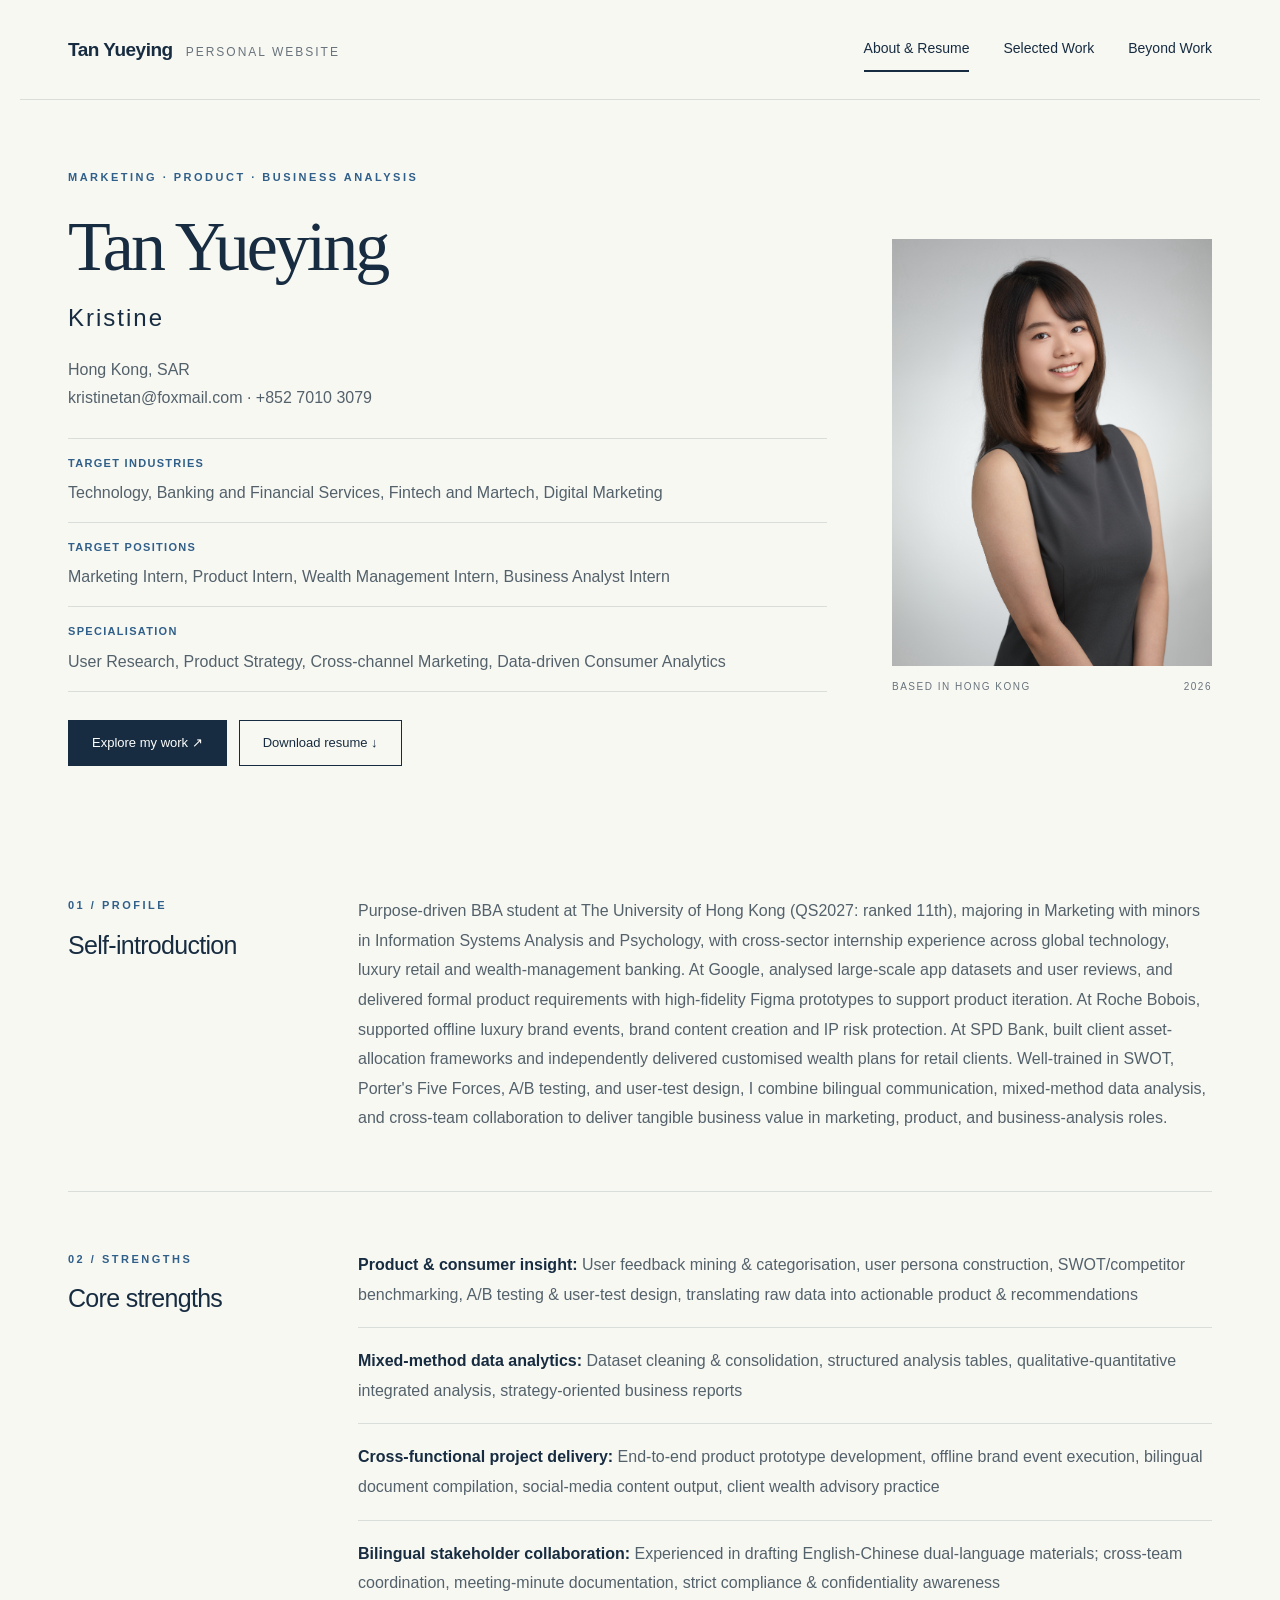
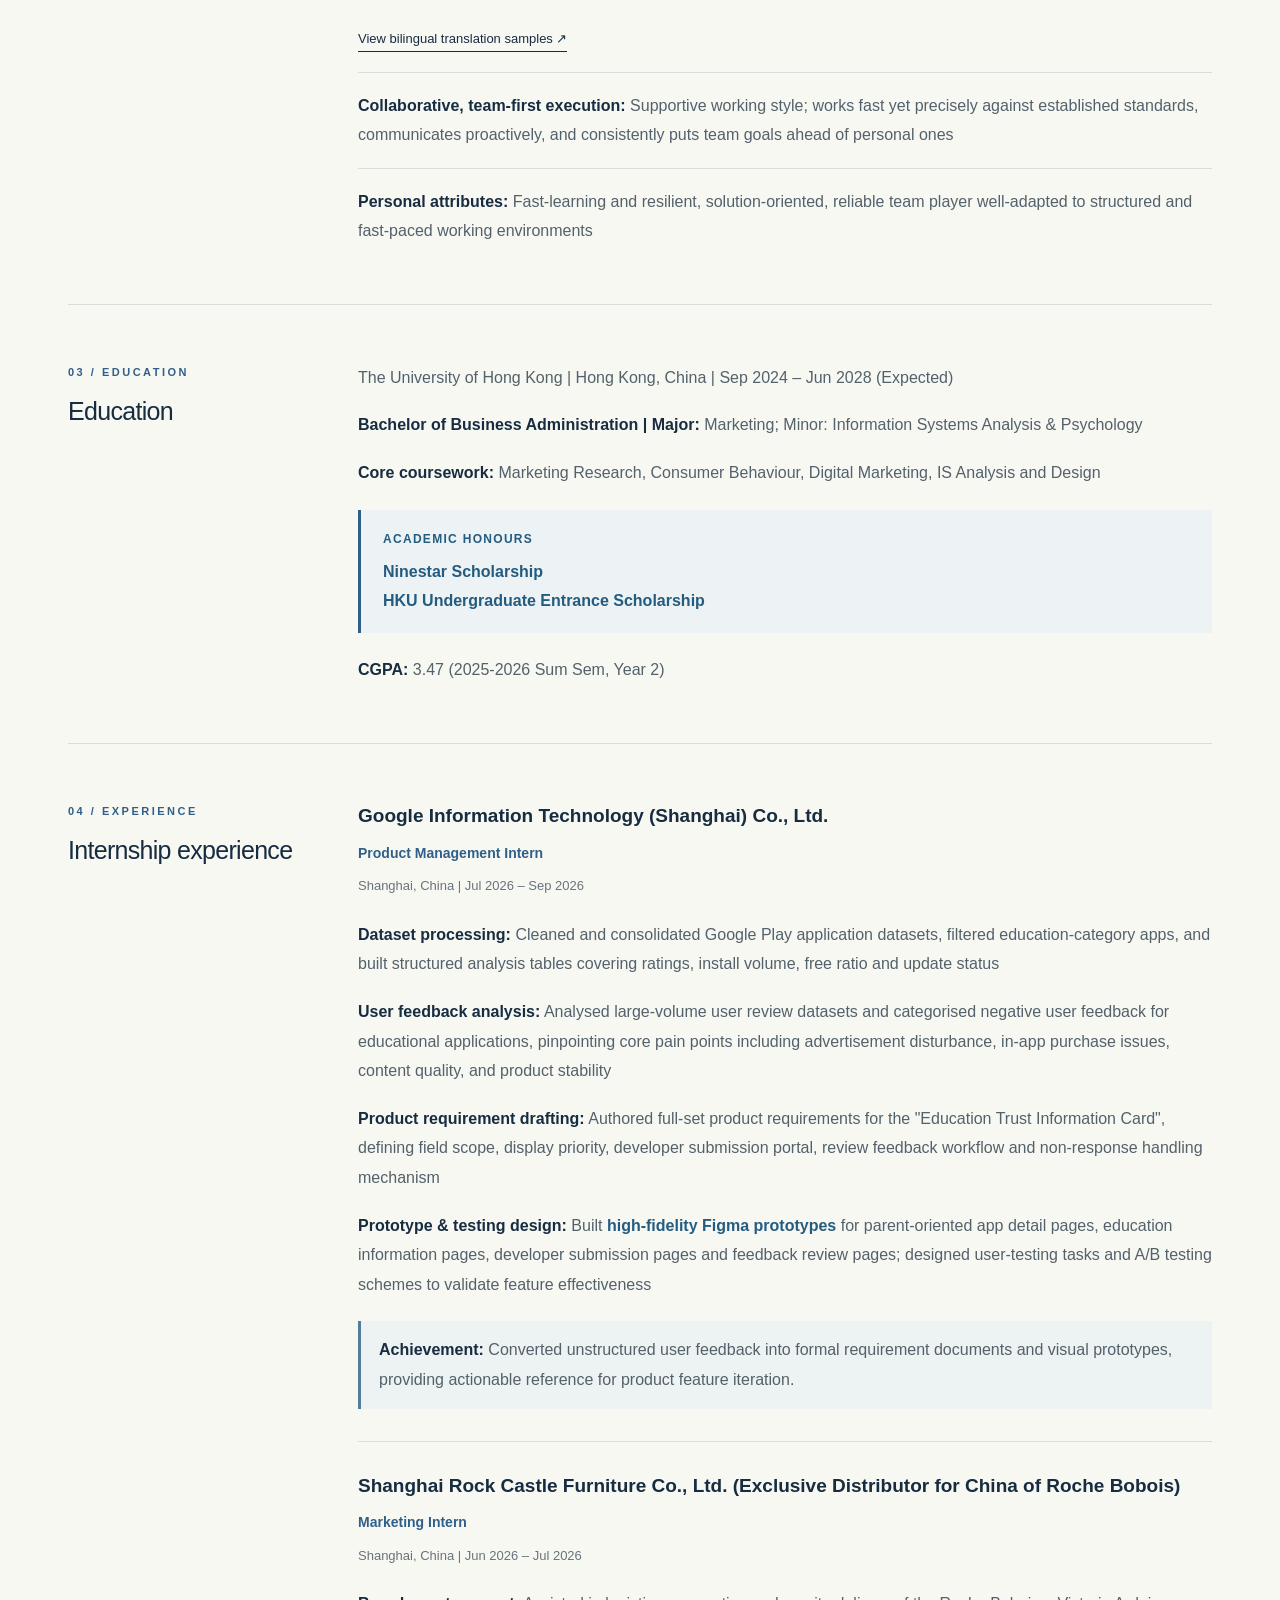
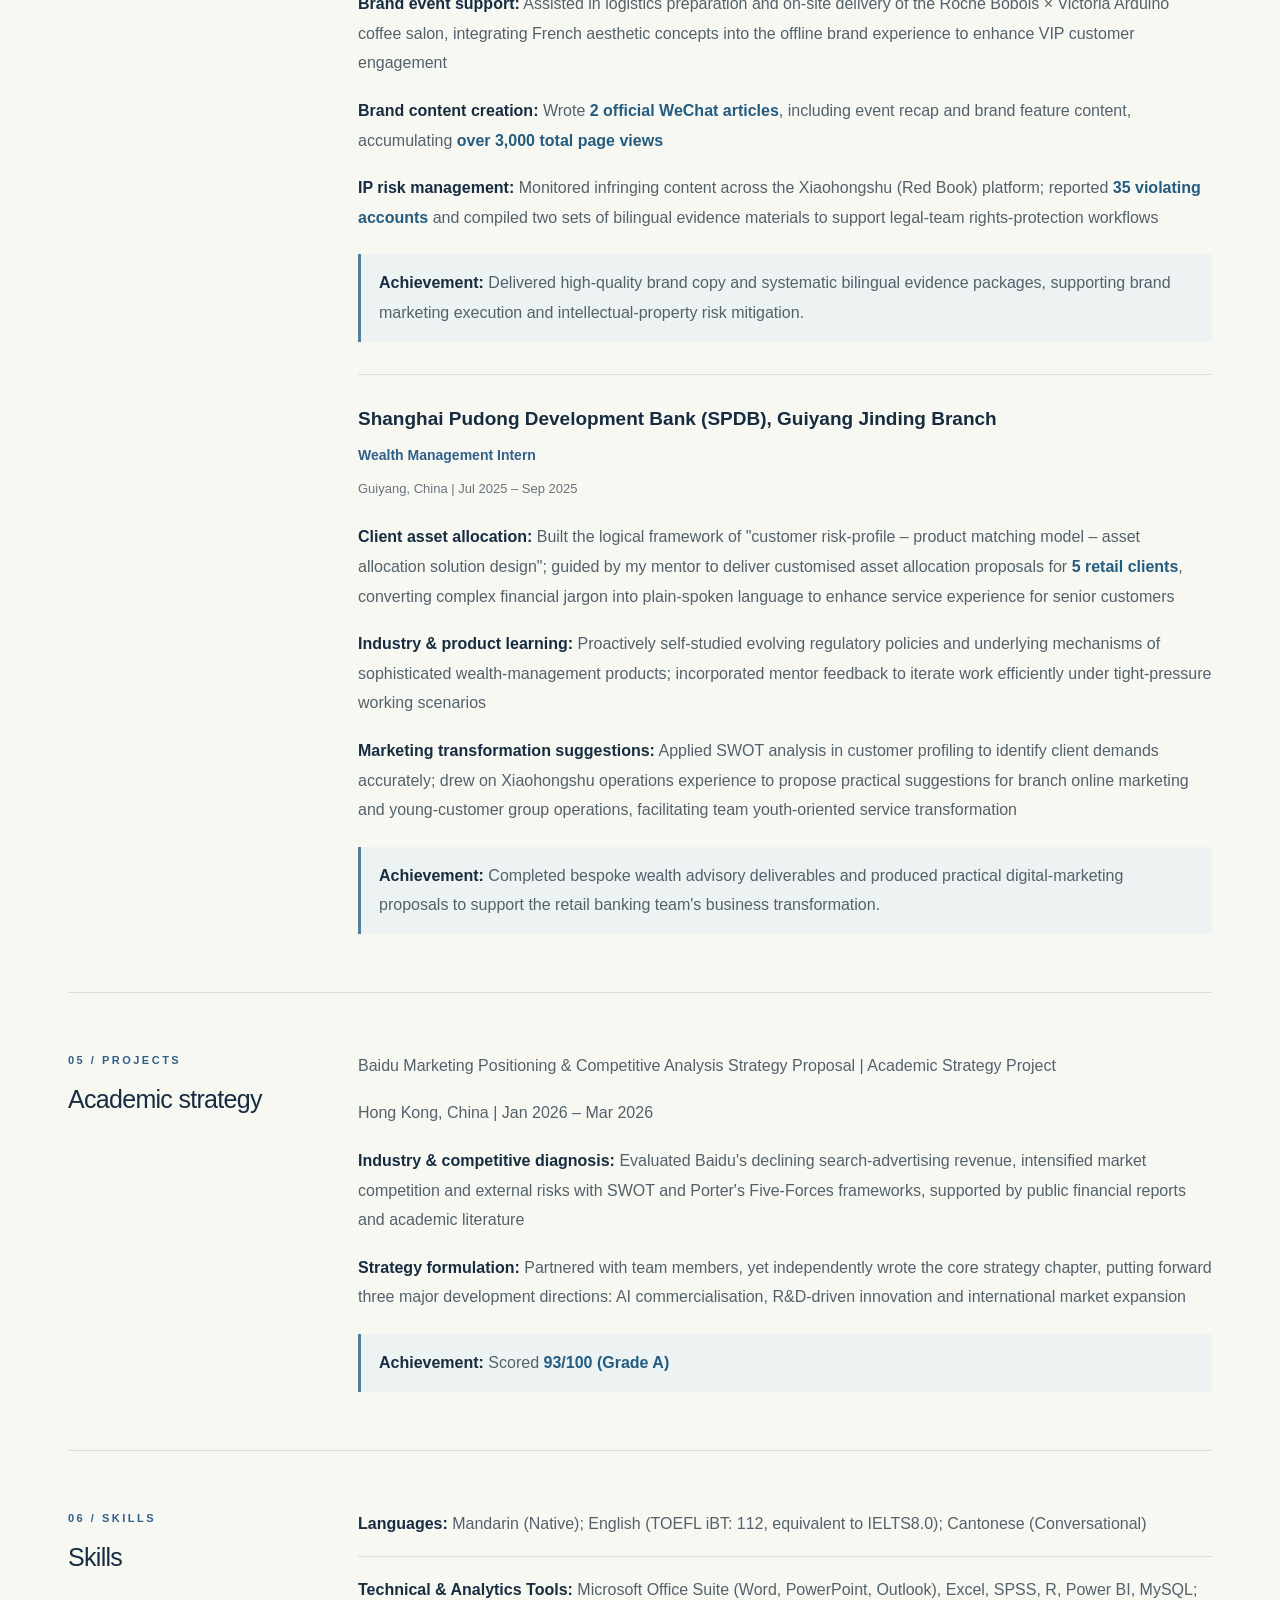
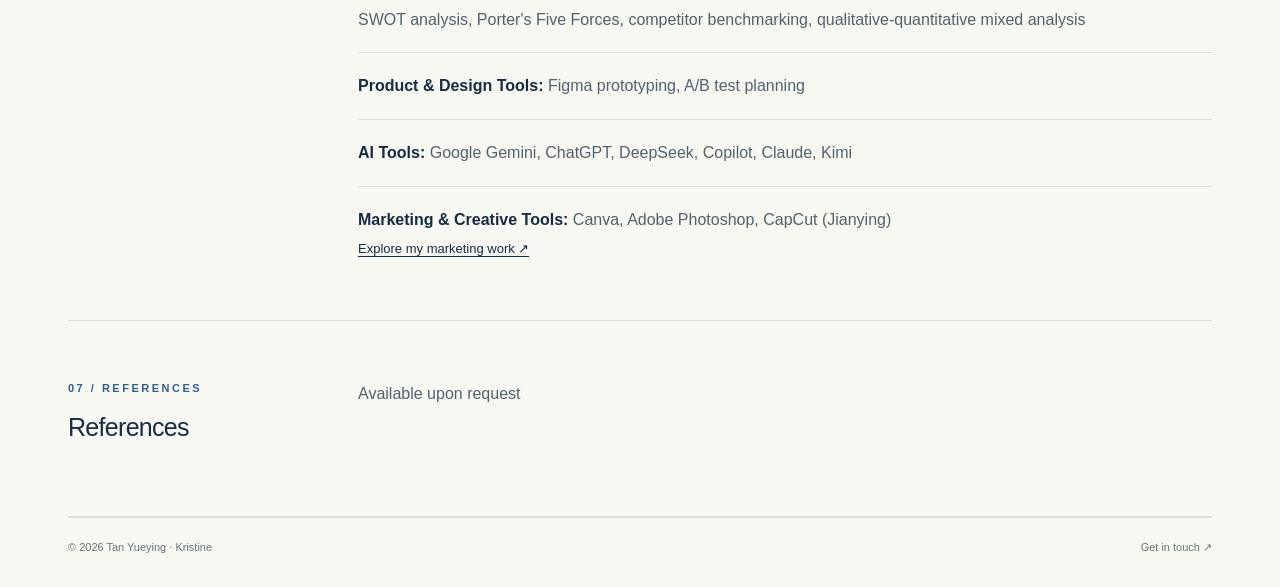
<file: index.html>
<!doctype html><html lang="en"><head><meta charset="utf-8"><meta name="viewport" content="width=device-width,initial-scale=1"><title>About & Resume · Tan Yueying</title><meta name="description" content="Marketing, product strategy and consumer insights. Explore my education, experience and creative work."><link rel="stylesheet" href="style.css"></head><body><header><a class="brand" href="index.html">Tan Yueying<span>PERSONAL WEBSITE</span></a><nav aria-label="Main navigation"><a href="index.html" aria-current="page">About & Resume</a><a href="portfolio.html">Selected Work</a><a href="beyond.html">Beyond Work</a></nav></header><main><section class="hero"><div><div class="eyebrow">Marketing · Product · Business Analysis</div><h1>Tan Yueying<small>Kristine</small></h1><p class="detail hero-contact">Hong Kong, SAR<br><a href="mailto:kristinetan@foxmail.com">kristinetan@foxmail.com</a> · <a href="tel:+85270103079">+852 7010 3079</a></p><dl class="hero-targets target-list"><div><dt>Target Industries</dt><dd>Technology, Banking and Financial Services, Fintech and Martech, Digital Marketing</dd></div><div><dt>Target Positions</dt><dd>Marketing Intern, Product Intern, Wealth Management Intern, Business Analyst Intern</dd></div><div><dt>Specialisation</dt><dd>User Research, Product Strategy, Cross-channel Marketing, Data-driven Consumer Analytics</dd></div></dl><div class="actions"><a class="button" href="portfolio.html">Explore my work ↗</a><a class="button outline" href="assets/Tan-Yueying-Resume-Oct2026.docx" download>Download resume ↓</a></div></div><figure style="margin:0"><img class="portrait" src="assets/portrait.jpg" alt="Portrait of Tan Yueying"><figcaption class="portrait-note"><span>BASED IN HONG KONG</span><span>2026</span></figcaption></figure></section><section class="section resume-section"><div><div class="eyebrow">01 / Profile</div><h2>Self-introduction</h2></div><div><p class="detail profile-copy">Purpose-driven BBA student at The University of Hong Kong (QS2027: ranked 11th), majoring in Marketing with minors in Information Systems Analysis and Psychology, with cross-sector internship experience across global technology, luxury retail and wealth-management banking. At Google, analysed large-scale app datasets and user reviews, and delivered formal product requirements with high-fidelity Figma prototypes to support product iteration. At Roche Bobois, supported offline luxury brand events, brand content creation and IP risk protection. At SPD Bank, built client asset-allocation frameworks and independently delivered customised wealth plans for retail clients. Well-trained in SWOT, Porter&#x27;s Five Forces, A/B testing, and user-test design, I combine bilingual communication, mixed-method data analysis, and cross-team collaboration to deliver tangible business value in marketing, product, and business-analysis roles.</p></div></section><section class="section resume-section"><div><div class="eyebrow">02 / Strengths</div><h2>Core strengths</h2></div><div><div class="strength-list"><p class="detail"><strong>Product &amp; consumer insight:</strong> User feedback mining &amp; categorisation, user persona construction, SWOT/competitor benchmarking, A/B testing &amp; user-test design, translating raw data into actionable product &amp; recommendations</p><p class="detail"><strong>Mixed-method data analytics:</strong> Dataset cleaning &amp; consolidation, structured analysis tables, qualitative-quantitative integrated analysis, strategy-oriented business reports</p><p class="detail"><strong>Cross-functional project delivery:</strong> End-to-end product prototype development, offline brand event execution, bilingual document compilation, social-media content output, client wealth advisory practice</p><p class="detail"><strong>Bilingual stakeholder collaboration:</strong> Experienced in drafting English-Chinese dual-language materials; cross-team coordination, meeting-minute documentation, strict compliance &amp; confidentiality awareness</p><a class="text-link resume-project-link" href="portfolio.html#translation">View bilingual translation samples ↗</a><p class="detail"><strong>Collaborative, team-first execution:</strong> Supportive working style; works fast yet precisely against established standards, communicates proactively, and consistently puts team goals ahead of personal ones</p><p class="detail"><strong>Personal attributes:</strong> Fast-learning and resilient, solution-oriented, reliable team player well-adapted to structured and fast-paced working environments</p></div></div></section><section class="section resume-section"><div><div class="eyebrow">03 / Education</div><h2>Education</h2></div><div><p class="detail">The University of Hong Kong | Hong Kong, China | Sep 2024 – Jun 2028 (Expected)</p><p class="detail"><strong>Bachelor of Business Administration | Major:</strong> Marketing; Minor: Information Systems Analysis &amp; Psychology</p><p class="detail"><strong>Core coursework:</strong> Marketing Research, Consumer Behaviour, Digital Marketing, IS Analysis and Design</p><p class="detail academic-honours"><strong>Academic honours</strong><span>Ninestar Scholarship</span><span>HKU Undergraduate Entrance Scholarship</span></p><p class="detail"><strong>CGPA:</strong> 3.47 (2025-2026 Sum Sem, Year 2)</p></div></section><section class="section resume-section"><div><div class="eyebrow">04 / Experience</div><h2>Internship experience</h2></div><div><article class="entry"><h3>Google Information Technology (Shanghai) Co., Ltd.</h3><p class="role">Product Management Intern</p><p class="date">Shanghai, China | Jul 2026 – Sep 2026</p><p class="detail"><strong>Dataset processing:</strong> Cleaned and consolidated Google Play application datasets, filtered education-category apps, and built structured analysis tables covering ratings, install volume, free ratio and update status</p><p class="detail"><strong>User feedback analysis:</strong> Analysed large-volume user review datasets and categorised negative user feedback for educational applications, pinpointing core pain points including advertisement disturbance, in-app purchase issues, content quality, and product stability</p><p class="detail"><strong>Product requirement drafting:</strong> Authored full-set product requirements for the &quot;Education Trust Information Card&quot;, defining field scope, display priority, developer submission portal, review feedback workflow and non-response handling mechanism</p><p class="detail"><strong>Prototype &amp; testing design:</strong> Built <span class="resume-highlight">high-fidelity Figma prototypes</span> for parent-oriented app detail pages, education information pages, developer submission pages and feedback review pages; designed user-testing tasks and A/B testing schemes to validate feature effectiveness</p><p class="detail achievement"><strong>Achievement:</strong> Converted unstructured user feedback into formal requirement documents and visual prototypes, providing actionable reference for product feature iteration.</p></article><article class="entry"><h3>Shanghai Rock Castle Furniture Co., Ltd. (Exclusive Distributor for China of Roche Bobois)</h3><p class="role">Marketing Intern</p><p class="date">Shanghai, China | Jun 2026 – Jul 2026</p><p class="detail"><strong>Brand event support:</strong> Assisted in logistics preparation and on-site delivery of the Roche Bobois × Victoria Arduino coffee salon, integrating French aesthetic concepts into the offline brand experience to enhance VIP customer engagement</p><p class="detail"><strong>Brand content creation:</strong> Wrote <span class="resume-highlight">2 official WeChat articles</span>, including event recap and brand feature content, accumulating <span class="resume-highlight">over 3,000 total page views</span></p><p class="detail"><strong>IP risk management:</strong> Monitored infringing content across the Xiaohongshu (Red Book) platform; reported <span class="resume-highlight">35 violating accounts</span> and compiled two sets of bilingual evidence materials to support legal-team rights-protection workflows</p><p class="detail achievement"><strong>Achievement:</strong> Delivered high-quality brand copy and systematic bilingual evidence packages, supporting brand marketing execution and intellectual-property risk mitigation.</p></article><article class="entry"><h3>Shanghai Pudong Development Bank (SPDB), Guiyang Jinding Branch</h3><p class="role">Wealth Management Intern</p><p class="date">Guiyang, China | Jul 2025 – Sep 2025</p><p class="detail"><strong>Client asset allocation:</strong> Built the logical framework of &quot;customer risk-profile – product matching model – asset allocation solution design&quot;; guided by my mentor to deliver customised asset allocation proposals for <span class="resume-highlight">5 retail clients</span>, converting complex financial jargon into plain-spoken language to enhance service experience for senior customers</p><p class="detail"><strong>Industry &amp; product learning:</strong> Proactively self-studied evolving regulatory policies and underlying mechanisms of sophisticated wealth-management products; incorporated mentor feedback to iterate work efficiently under tight-pressure working scenarios</p><p class="detail"><strong>Marketing transformation suggestions:</strong> Applied SWOT analysis in customer profiling to identify client demands accurately; drew on Xiaohongshu operations experience to propose practical suggestions for branch online marketing and young-customer group operations, facilitating team youth-oriented service transformation</p><p class="detail achievement"><strong>Achievement:</strong> Completed bespoke wealth advisory deliverables and produced practical digital-marketing proposals to support the retail banking team&#x27;s business transformation.</p></article></div></section><section class="section resume-section"><div><div class="eyebrow">05 / Projects</div><h2>Academic strategy</h2></div><div><p class="detail">Baidu Marketing Positioning &amp; Competitive Analysis Strategy Proposal | Academic Strategy Project</p><p class="detail">Hong Kong, China | Jan 2026 – Mar 2026</p><p class="detail"><strong>Industry &amp; competitive diagnosis:</strong> Evaluated Baidu&#x27;s declining search-advertising revenue, intensified market competition and external risks with SWOT and Porter&#x27;s Five-Forces frameworks, supported by public financial reports and academic literature</p><p class="detail"><strong>Strategy formulation:</strong> Partnered with team members, yet independently wrote the core strategy chapter, putting forward three major development directions: AI commercialisation, R&amp;D-driven innovation and international market expansion</p><p class="detail achievement"><strong>Achievement:</strong> Scored <span class="resume-highlight">93/100 (Grade A)</span></p></div></section><section class="section resume-section"><div><div class="eyebrow">06 / Skills</div><h2>Skills</h2></div><div><div class="resume-skills"><p class="detail"><strong>Languages:</strong> Mandarin (Native); English (TOEFL iBT: 112, equivalent to IELTS8.0); Cantonese (Conversational)</p><p class="detail"><strong>Technical &amp; Analytics Tools:</strong> Microsoft Office Suite (Word, PowerPoint, Outlook), Excel, SPSS, R, Power BI, MySQL; SWOT analysis, Porter&#x27;s Five Forces, competitor benchmarking, qualitative-quantitative mixed analysis</p><p class="detail"><strong>Product &amp; Design Tools:</strong> Figma prototyping, A/B test planning</p><p class="detail"><strong>AI Tools:</strong> Google Gemini, ChatGPT, DeepSeek, Copilot, Claude, Kimi</p><p class="detail"><strong>Marketing &amp; Creative Tools:</strong> Canva, Adobe Photoshop, CapCut (Jianying)</p></div><a class="text-link" href="portfolio.html#editorial">Explore my marketing work ↗</a></div></section><section class="section resume-section"><div><div class="eyebrow">07 / References</div><h2>References</h2></div><div><p class="detail">Available upon request</p></div></section></main><footer><span>© 2026 Tan Yueying · Kristine</span><a href="mailto:kristinetan@foxmail.com">Get in touch ↗</a></footer></body></html>
</file>
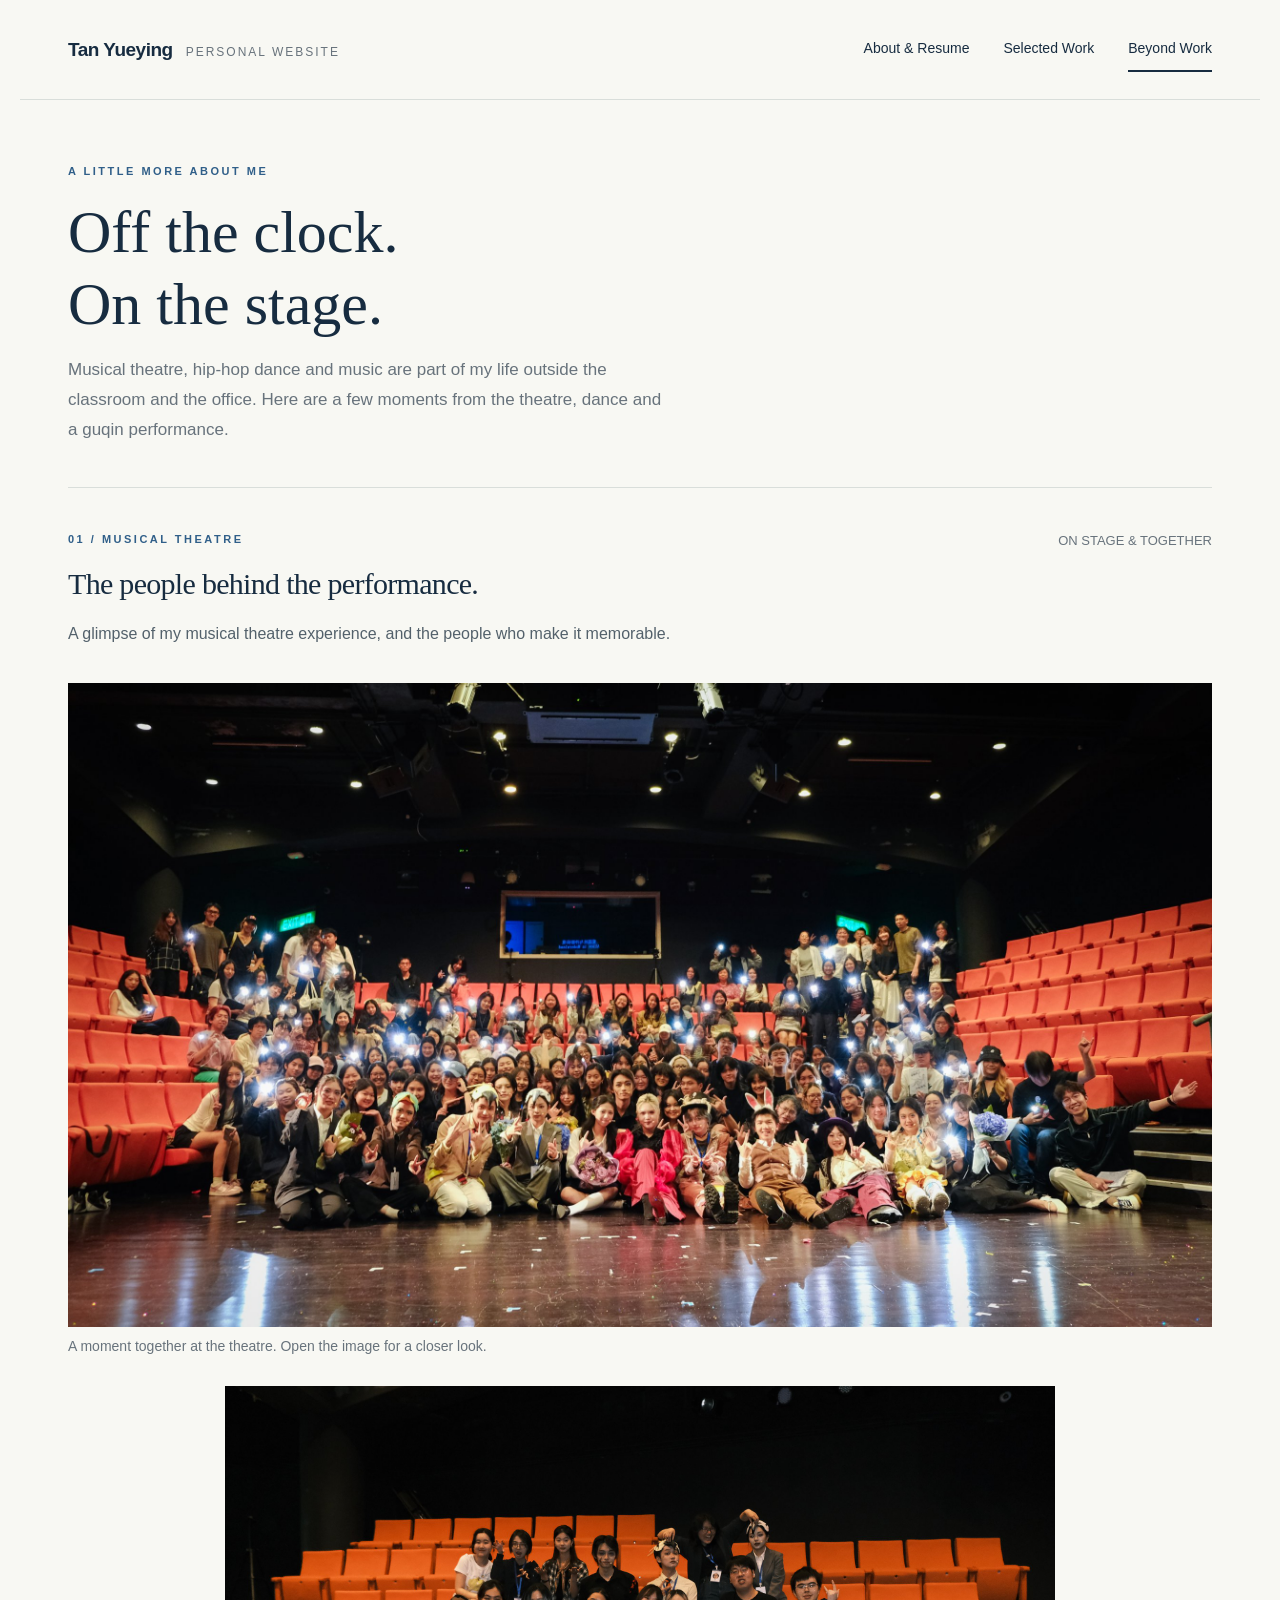
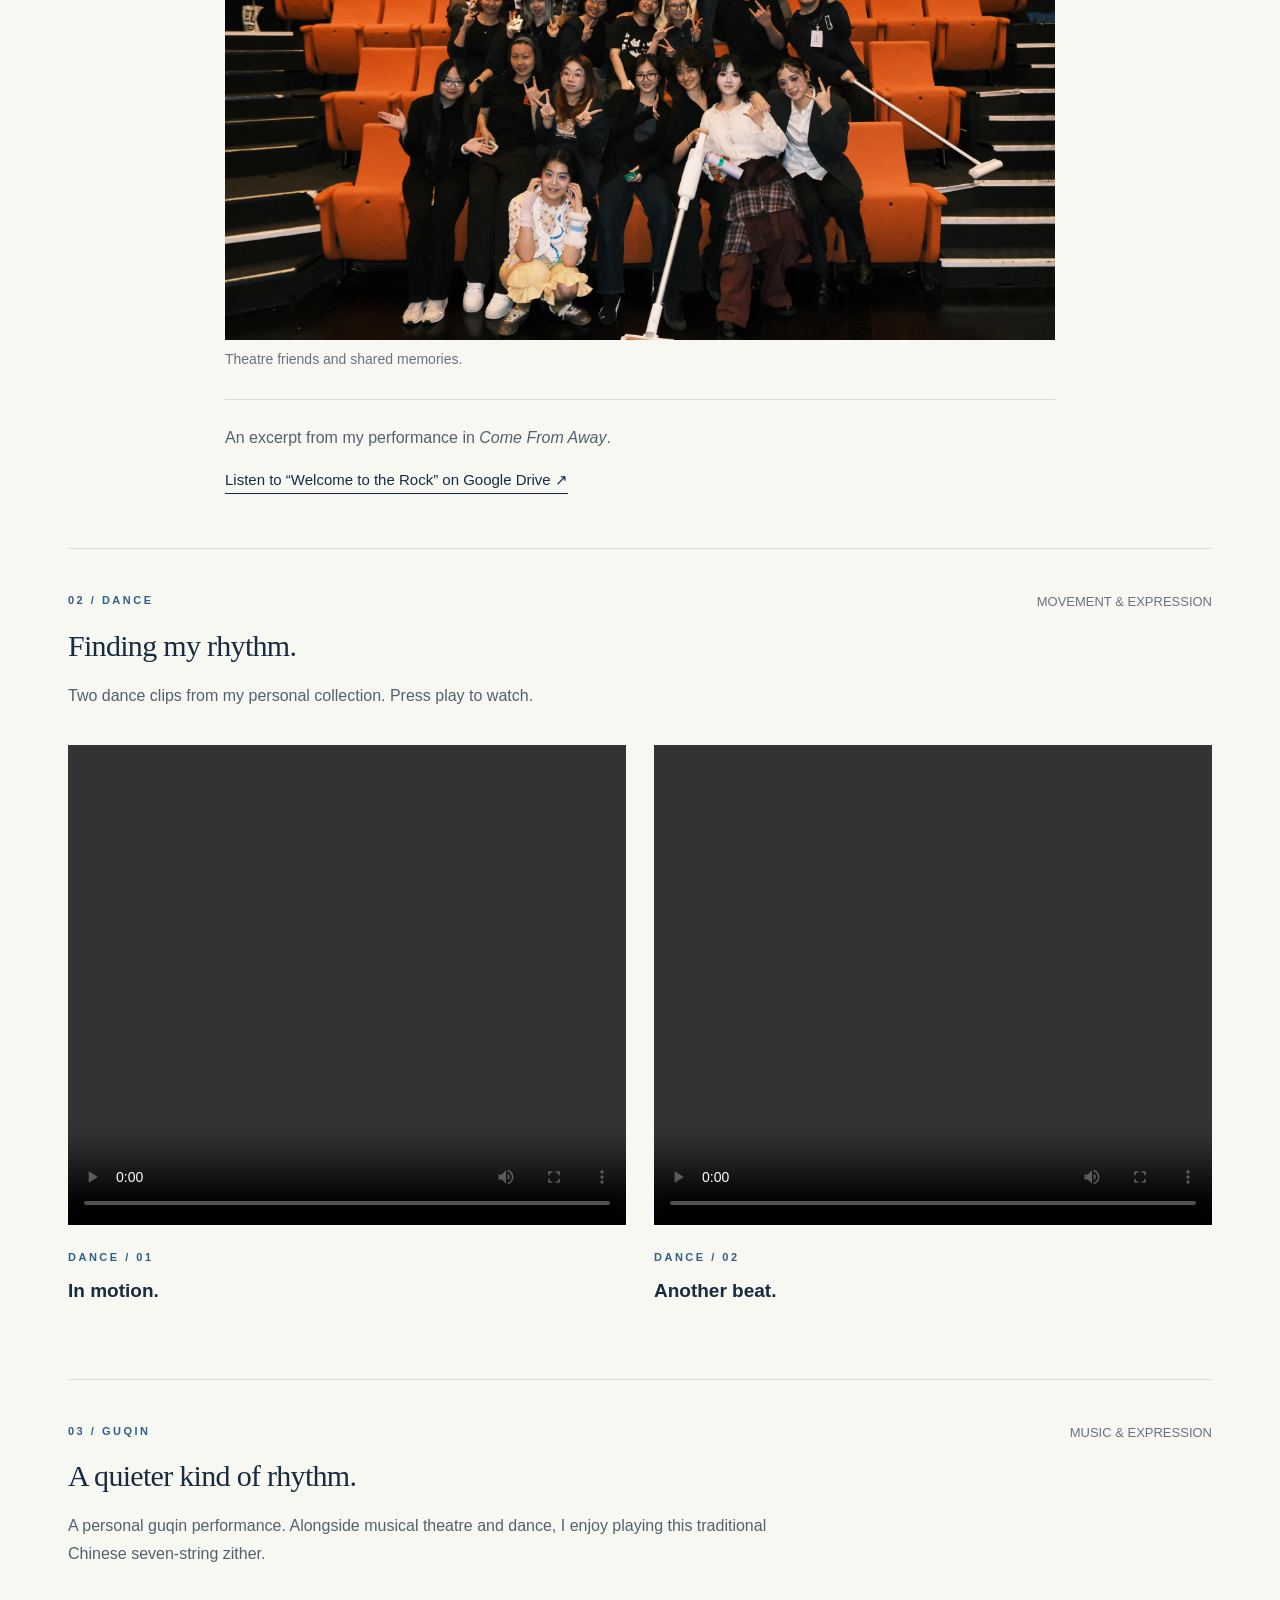
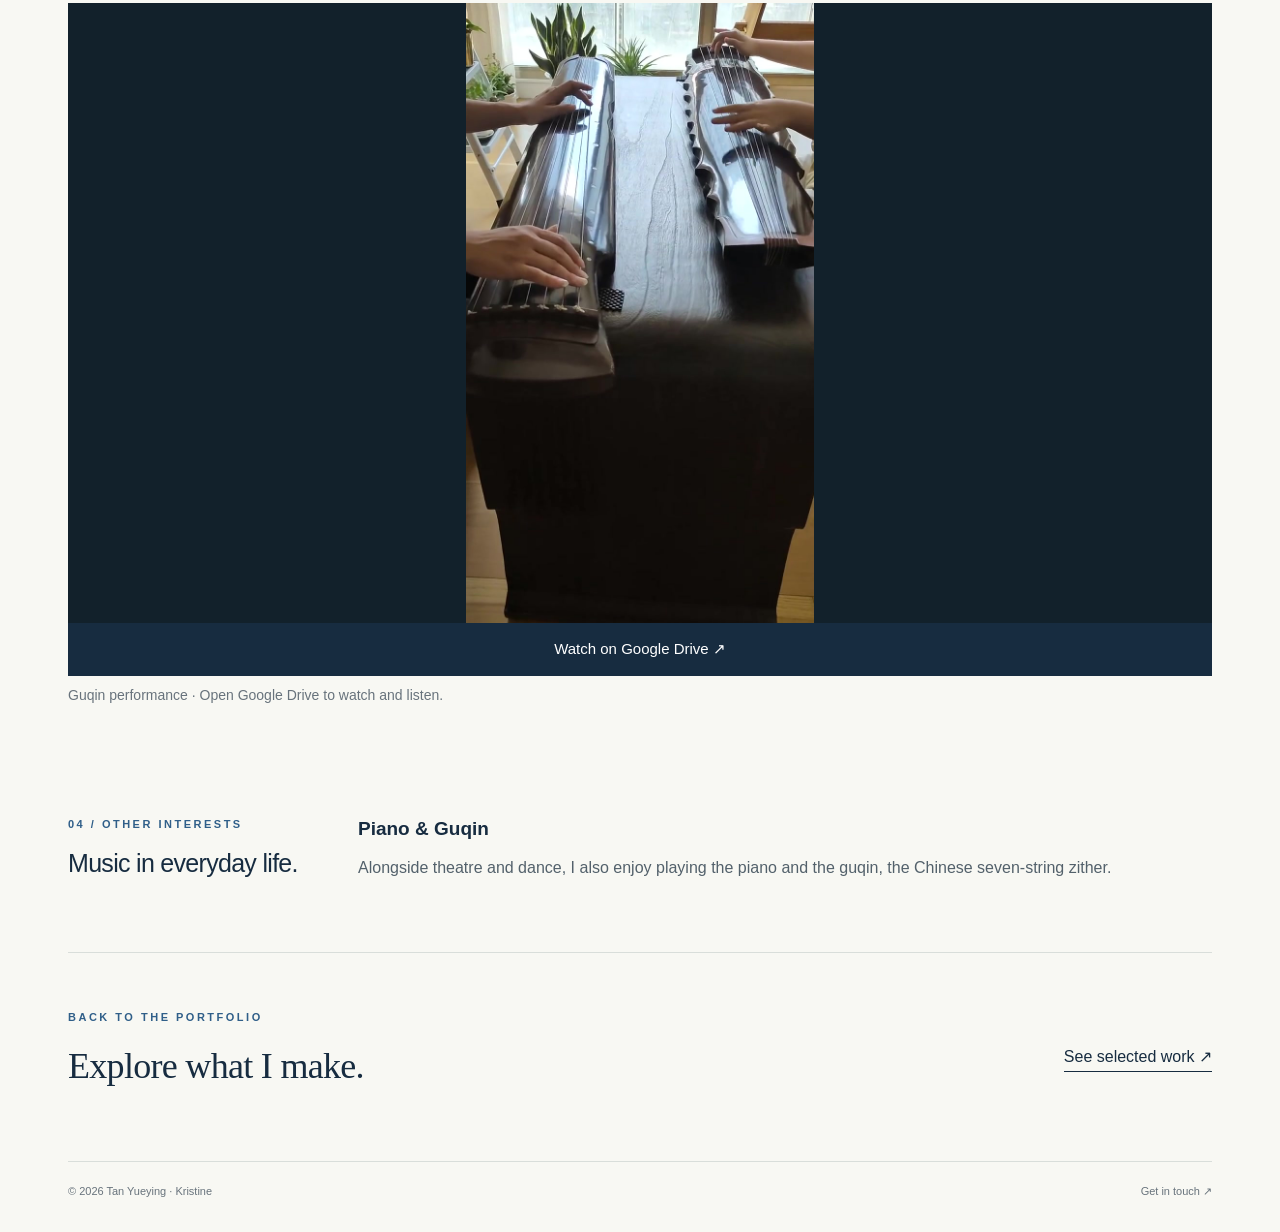
<file: beyond.html>
<!doctype html><html lang="en"><head><meta charset="utf-8"><meta name="viewport" content="width=device-width,initial-scale=1"><title>Beyond Work · Tan Yueying</title><meta name="description" content="Musical theatre, dance and the moments I enjoy outside of work."><link rel="stylesheet" href="style.css"></head><body><header><a class="brand" href="index.html">Tan Yueying<span>PERSONAL WEBSITE</span></a><nav aria-label="Main navigation"><a href="index.html">About & Resume</a><a href="portfolio.html">Selected Work</a><a href="beyond.html" aria-current="page">Beyond Work</a></nav></header><main><section class="work-intro"><div class="eyebrow">A little more about me</div><h1>Off the clock.<br>On the stage.</h1><p>Musical theatre, hip-hop dance and music are part of my life outside the classroom and the office. Here are a few moments from the theatre, dance and a guqin performance.</p></section><section class="project"><div class="project-heading"><div><div class="eyebrow">01 / Musical Theatre</div><h2>The people behind the performance.</h2><p class="project-description">A glimpse of my musical theatre experience, and the people who make it memorable.</p></div><span class="index">ON STAGE & TOGETHER</span></div><figure class="theatre-hero"><a href="assets/theatre-company.jpg" target="_blank" rel="noopener"><img src="assets/theatre-company.jpg" alt="A group photograph from my musical theatre experience, gathered in a theatre with orange seating"></a><figcaption class="caption">A moment together at the theatre. Open the image for a closer look.</figcaption></figure><figure class="theatre-second"><a href="assets/theatre-friends.jpg" target="_blank" rel="noopener"><img src="assets/theatre-friends.jpg" alt="A smaller theatre group gathered for a photo, with several people in costume" loading="lazy"></a><figcaption class="caption">Theatre friends and shared memories.</figcaption></figure><div class="theatre-audio"><p class="detail">An excerpt from my performance in <em>Come From Away</em>.</p><a class="text-link" href="https://drive.google.com/file/d/1yEJpRf5F-S1wRXEbY3Nepnn_RL87p7WA/view" target="_blank" rel="noopener" aria-label="Listen to Welcome to the Rock, an excerpt from Come From Away">Listen to “Welcome to the Rock” on Google Drive ↗</a></div></section><section class="project"><div class="project-heading"><div><div class="eyebrow">02 / Dance</div><h2>Finding my rhythm.</h2><p class="project-description">Two dance clips from my personal collection. Press play to watch.</p></div><span class="index">MOVEMENT & EXPRESSION</span></div><div class="dance-grid"><figure><video controls playsinline preload="metadata" aria-label="Dance video 01"><source src="assets/dance-01.mp4" type="video/mp4">Your browser does not support embedded video. <a href="assets/dance-01.mp4">Download dance video 01</a>.</video><figcaption><span class="eyebrow">Dance / 01</span><h3>In motion.</h3></figcaption></figure><figure><video controls playsinline preload="metadata" aria-label="Dance video 02"><source src="assets/dance-02.mp4" type="video/mp4">Your browser does not support embedded video. <a href="assets/dance-02.mp4">Download dance video 02</a>.</video><figcaption><span class="eyebrow">Dance / 02</span><h3>Another beat.</h3></figcaption></figure></div></section><section id="guqin" class="project"><div class="project-heading"><div><div class="eyebrow">03 / Guqin</div><h2>A quieter kind of rhythm.</h2><p class="project-description">A personal guqin performance. Alongside musical theatre and dance, I enjoy playing this traditional Chinese seven-string zither.</p></div><span class="index">MUSIC & EXPRESSION</span></div><figure class="guqin-video"><a class="guqin-drive-preview" href="https://drive.google.com/file/d/1K9IhaXlKehB-zhbgnpmJEx9nkwjusXCL/view" target="_blank" rel="noopener noreferrer" aria-label="Watch my guqin performance on Google Drive"><img src="assets/guqin-poster.jpg" alt="A still from my guqin performance"><span>Watch on Google Drive ↗</span></a><figcaption class="caption">Guqin performance · Open Google Drive to watch and listen.</figcaption></figure></section><section class="section"><div><div class="eyebrow">04 / Other Interests</div><h2>Music in everyday life.</h2></div><div><h3>Piano & Guqin</h3><p class="detail">Alongside theatre and dance, I also enjoy playing the piano and the guqin, the Chinese seven-string zither.</p></div></section><section class="contact"><div><div class="eyebrow">Back to the portfolio</div><h2>Explore what I make.</h2></div><a href="portfolio.html">See selected work ↗</a></section></main><footer><span>© 2026 Tan Yueying · Kristine</span><a href="mailto:kristinetan@foxmail.com">Get in touch ↗</a></footer></body></html>
</file>
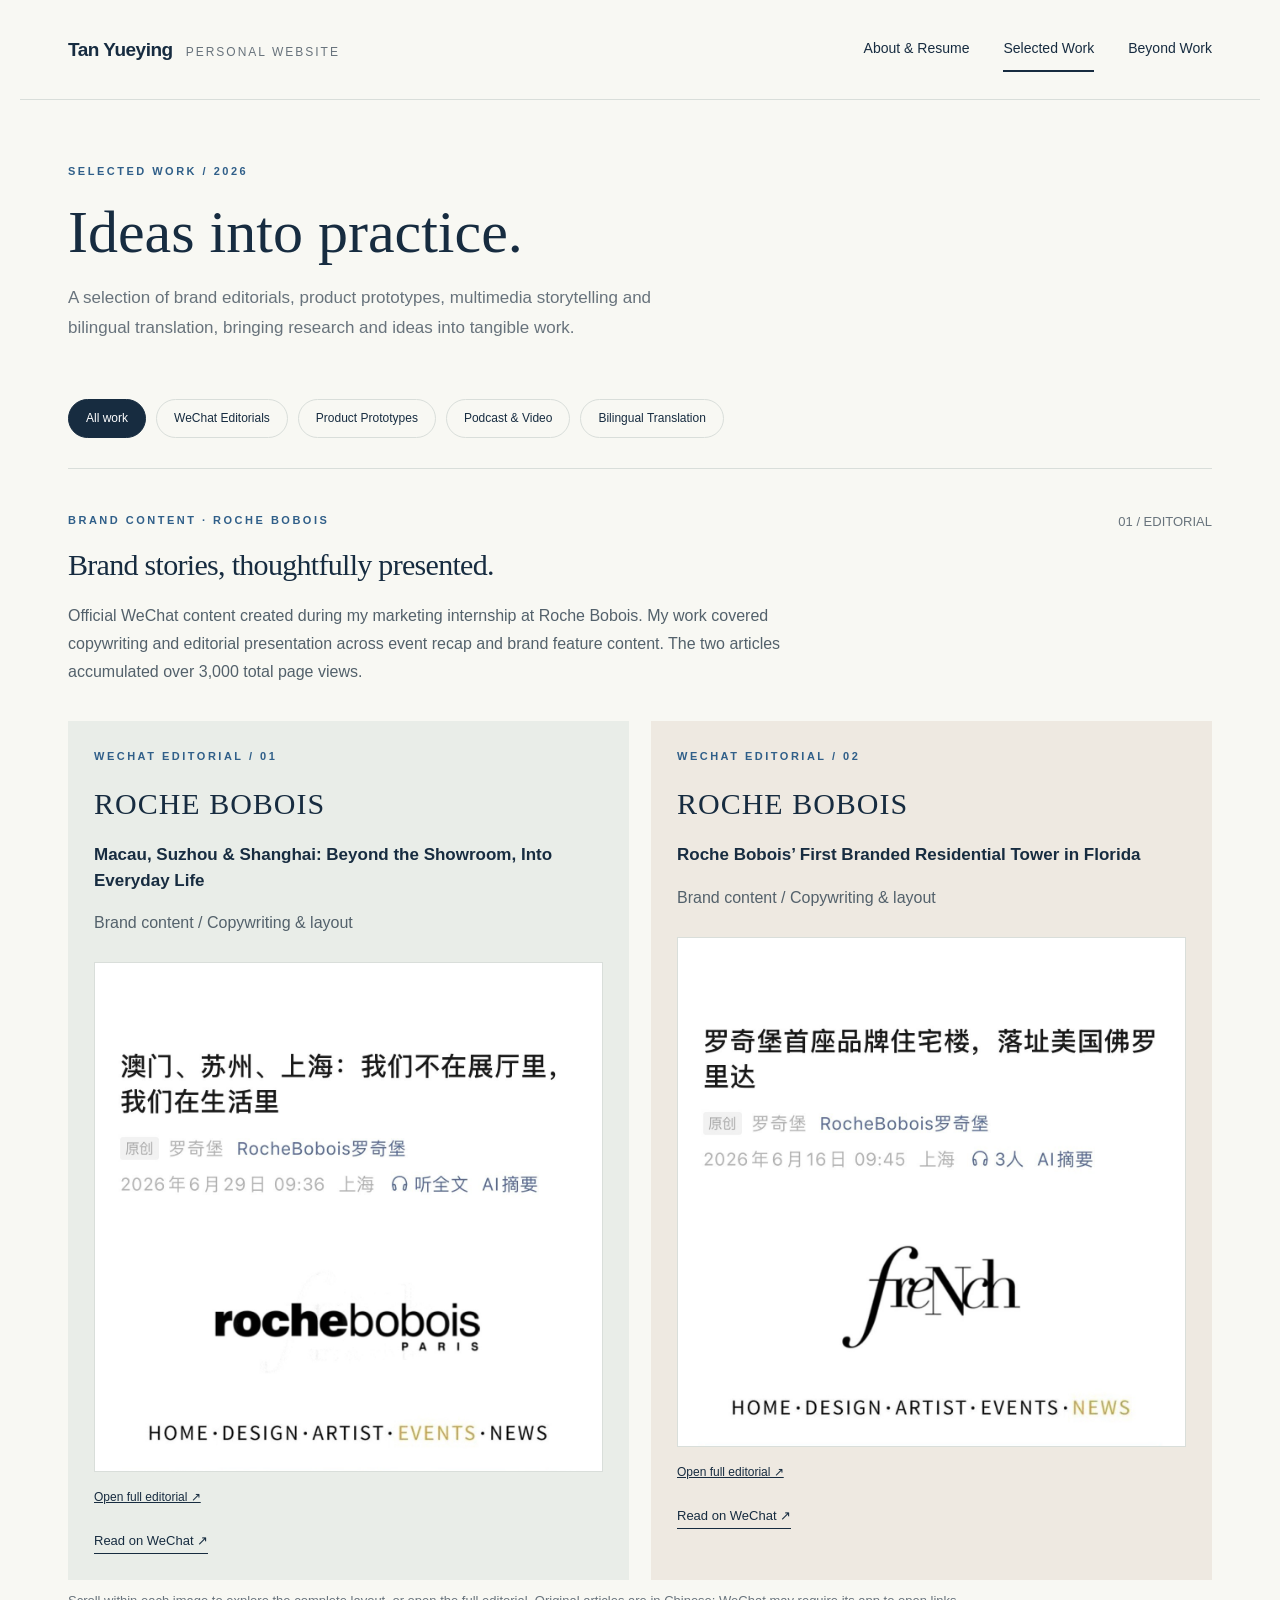
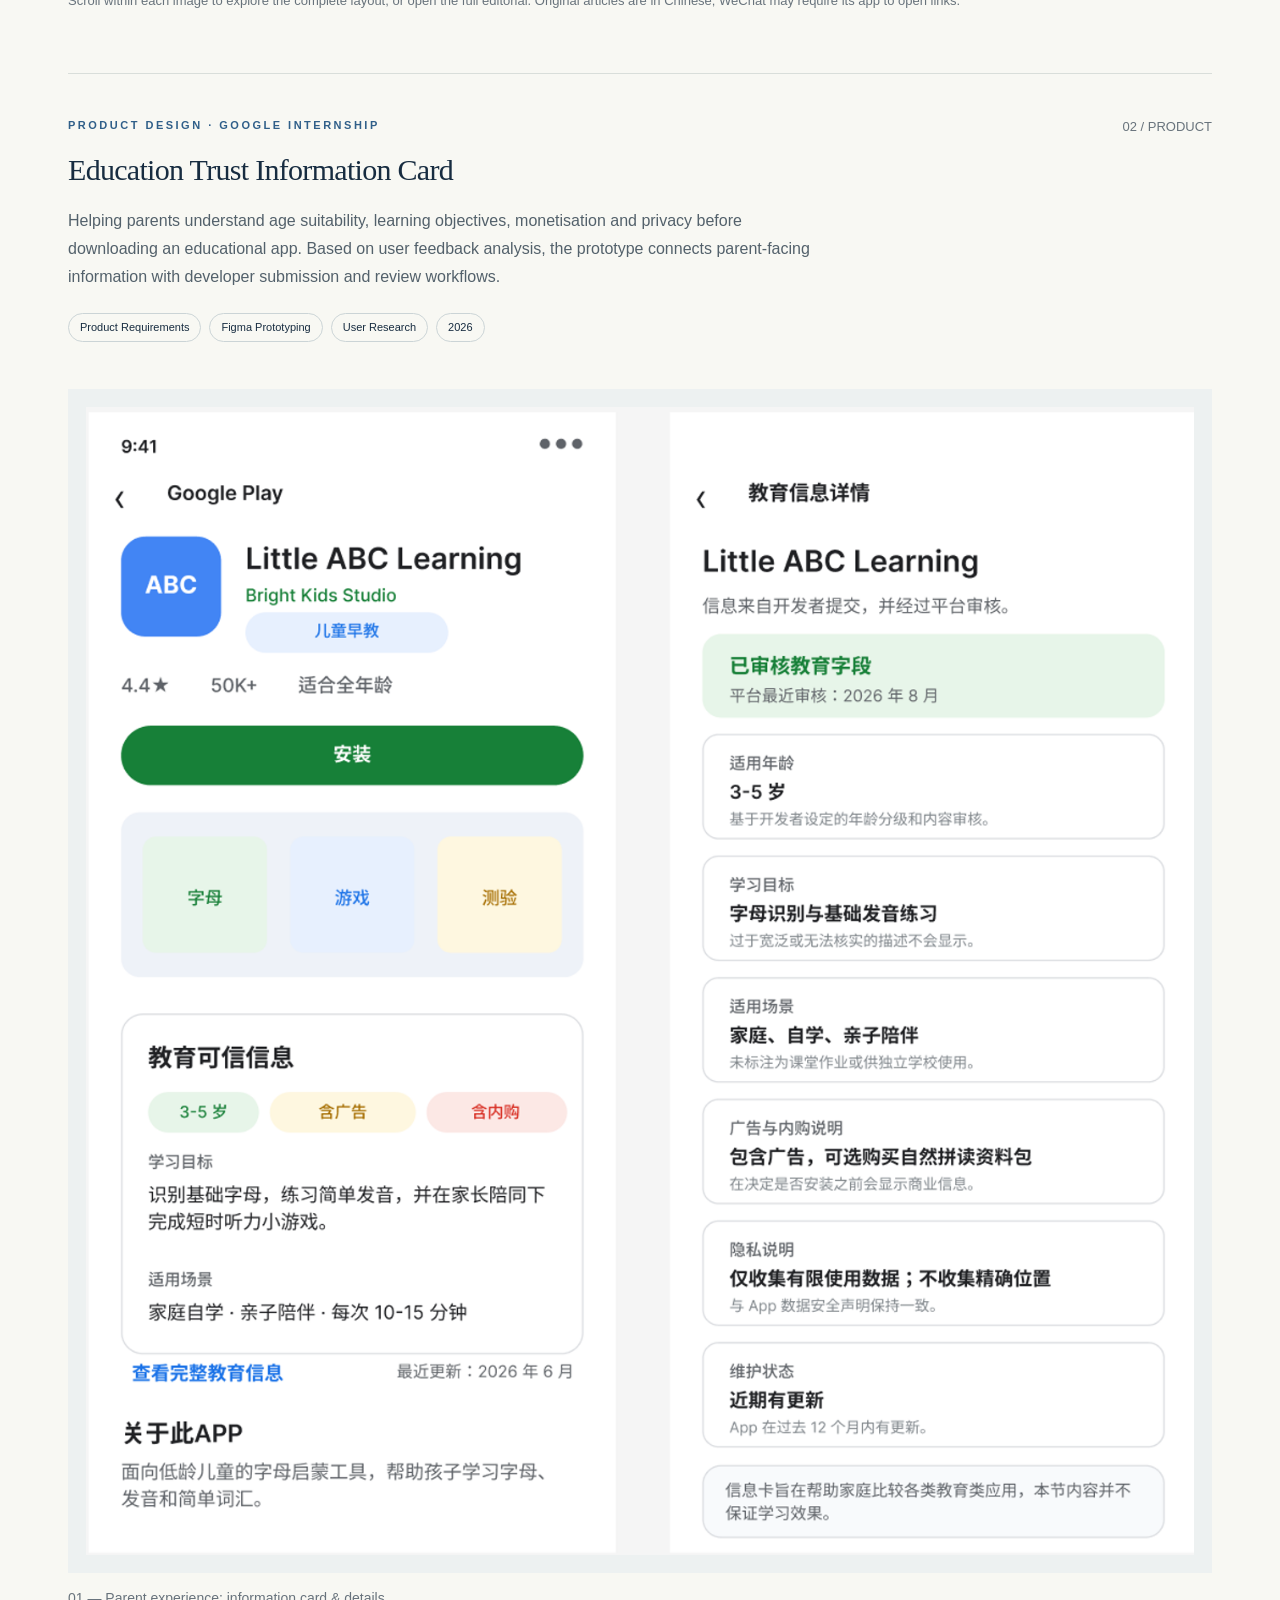
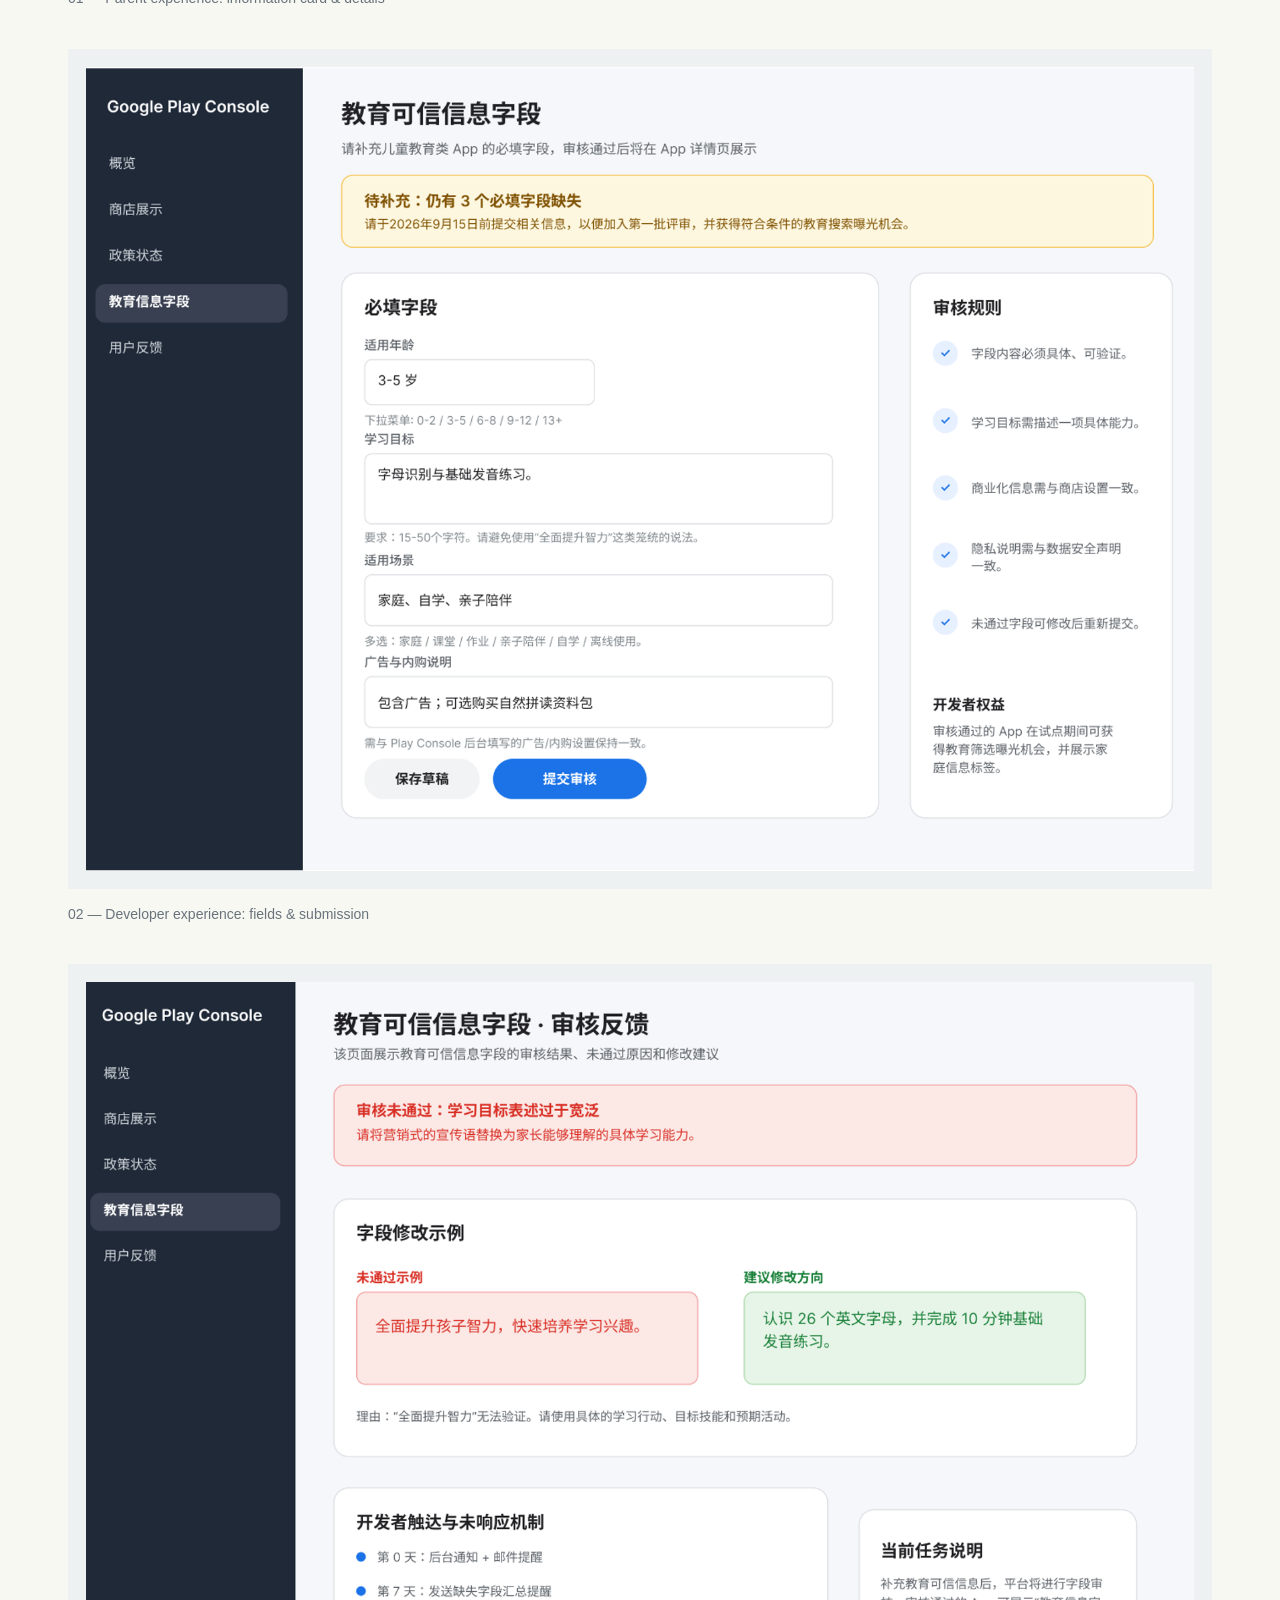
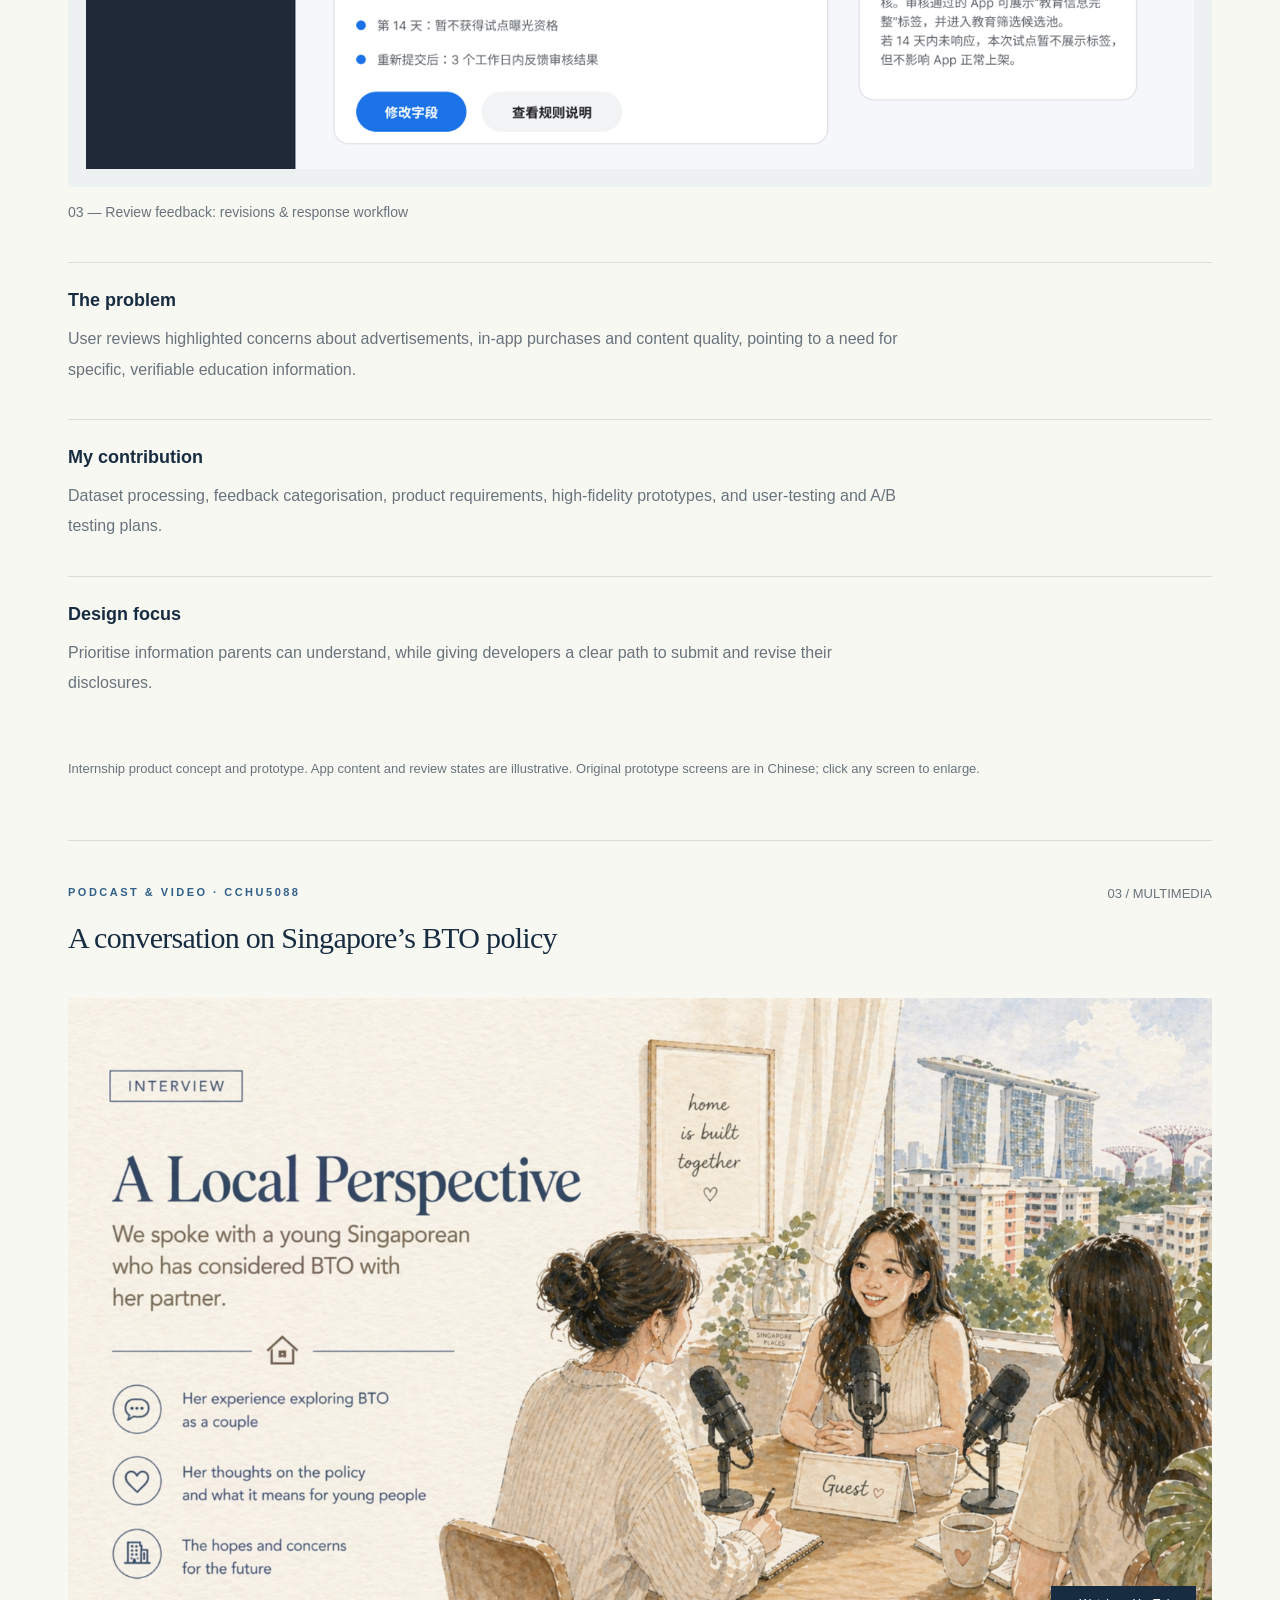
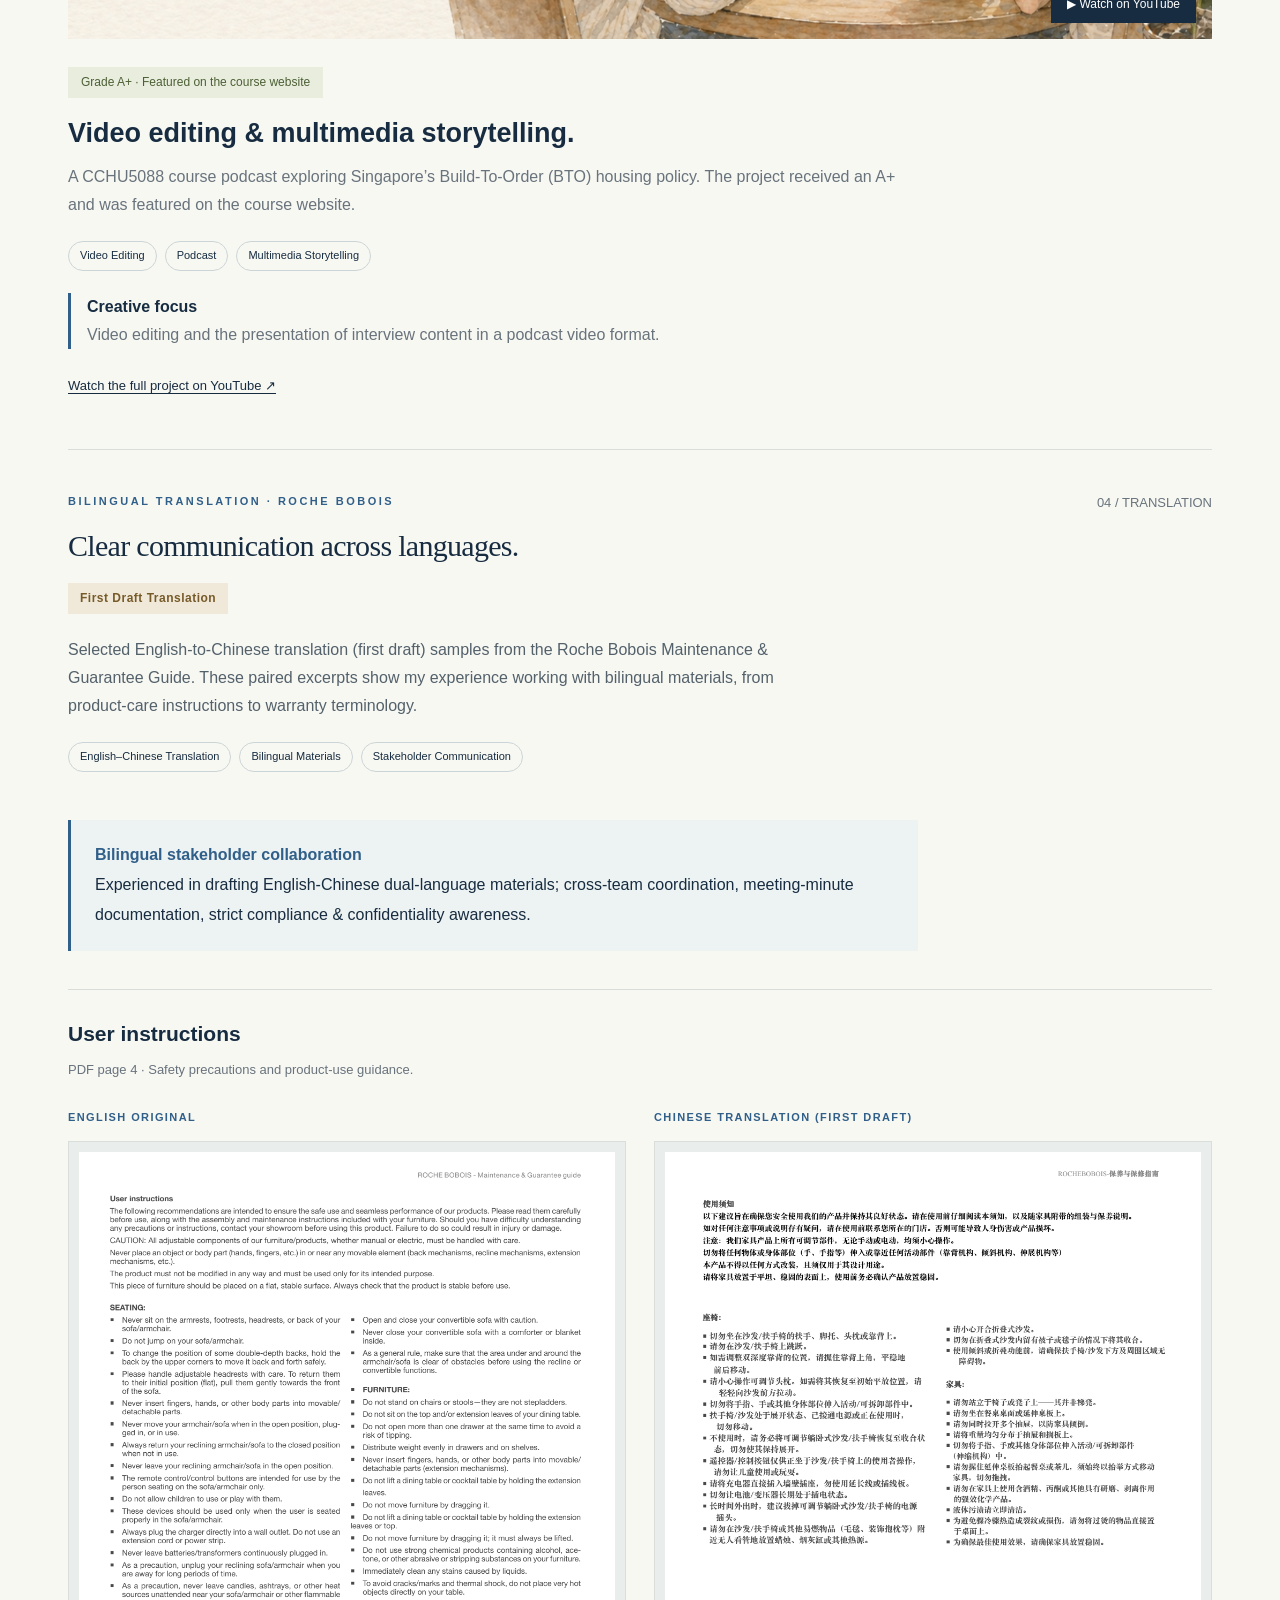
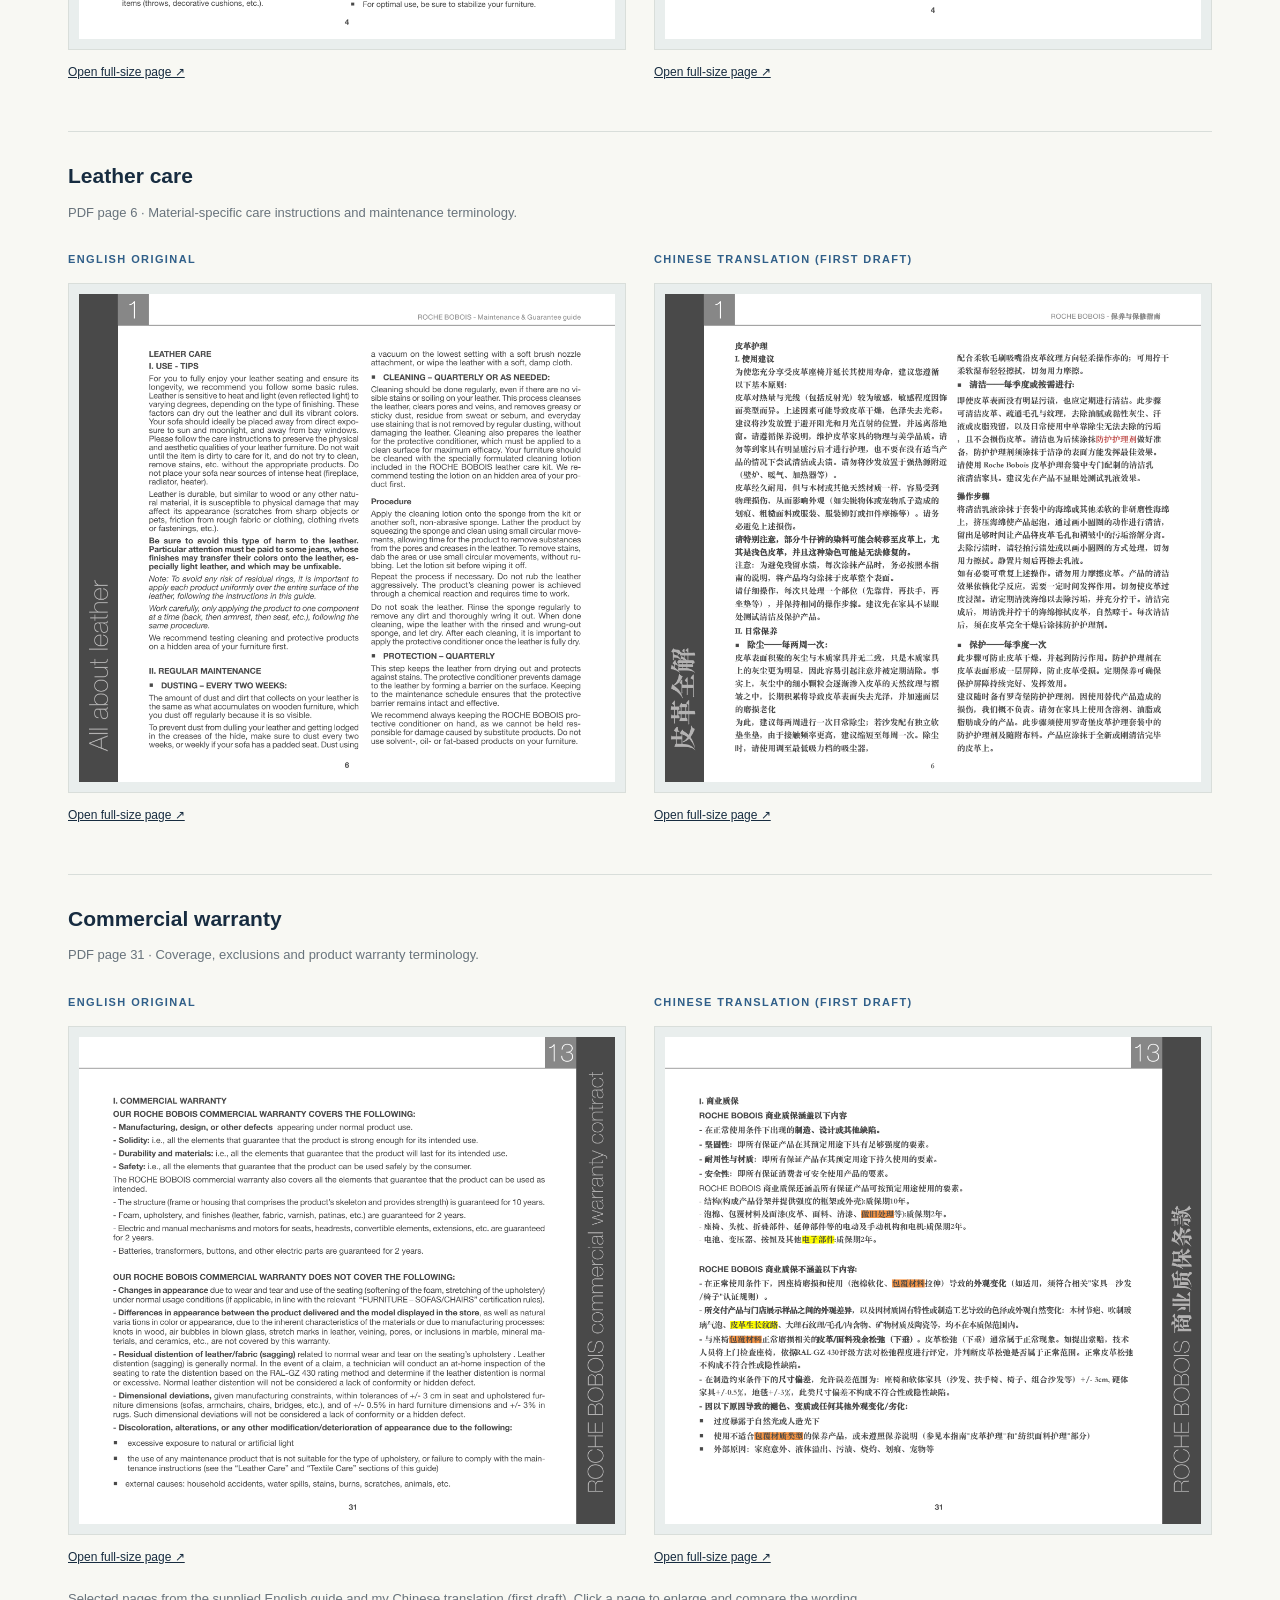
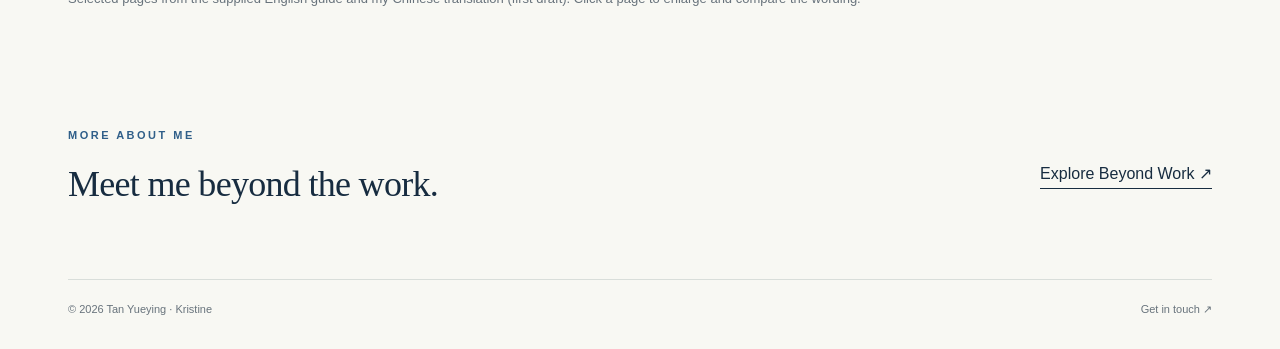
<file: portfolio.html>
<!doctype html><html lang="en"><head><meta charset="utf-8"><meta name="viewport" content="width=device-width,initial-scale=1"><title>Selected Work · Tan Yueying</title><meta name="description" content="WeChat editorials, product prototypes and a course podcast by Tan Yueying."><link rel="stylesheet" href="style.css"></head><body><header><a class="brand" href="index.html">Tan Yueying<span>PERSONAL WEBSITE</span></a><nav aria-label="Main navigation"><a href="index.html">About & Resume</a><a href="portfolio.html" aria-current="page">Selected Work</a><a href="beyond.html">Beyond Work</a></nav></header><main><section class="work-intro"><div class="eyebrow">Selected work / 2026</div><h1>Ideas into practice.</h1><p>A selection of brand editorials, product prototypes, multimedia storytelling and bilingual translation, bringing research and ideas into tangible work.</p></section><div class="filters" aria-label="Filter projects"><button class="filter active" data-filter="all" aria-pressed="true">All work</button><button class="filter" data-filter="content" aria-pressed="false">WeChat Editorials</button><button class="filter" data-filter="product" aria-pressed="false">Product Prototypes</button><button class="filter" data-filter="media" aria-pressed="false">Podcast & Video</button><button class="filter" data-filter="translation" aria-pressed="false">Bilingual Translation</button></div><article id="editorial" class="project" data-category="content"><div class="project-heading"><div><div class="eyebrow">Brand Content · Roche Bobois</div><h2>Brand stories, thoughtfully presented.</h2><p class="project-description">Official WeChat content created during my marketing internship at Roche Bobois. My work covered copywriting and editorial presentation across event recap and brand feature content. The two articles accumulated over 3,000 total page views.</p></div><span class="index">01 / EDITORIAL</span></div><div class="editorial-grid"><article class="editorial"><div class="eyebrow">WeChat Editorial / 01</div><div class="wordmark">ROCHE BOBOIS</div><h3>Macau, Suzhou & Shanghai: Beyond the Showroom, Into Everyday Life</h3><p class="detail">Brand content / Copywriting & layout</p><div class="article-preview" tabindex="0" role="region" aria-label="WeChat editorial 1, scroll to read"><img src="assets/wechat-1.jpg" alt="Complete layout of Roche Bobois WeChat editorial 1" loading="lazy"></div><a class="full-image" href="assets/wechat-1.jpg" target="_blank" rel="noopener">Open full editorial ↗</a><a class="text-link" href="https://mp.weixin.qq.com/s/57G0TEVbJOJn8btItIbpSA" target="_blank" rel="noopener noreferrer">Read on WeChat ↗</a></article><article class="editorial alt"><div class="eyebrow">WeChat Editorial / 02</div><div class="wordmark">ROCHE BOBOIS</div><h3>Roche Bobois’ First Branded Residential Tower in Florida</h3><p class="detail">Brand content / Copywriting & layout</p><div class="article-preview" tabindex="0" role="region" aria-label="WeChat editorial 2, scroll to read"><img src="assets/wechat-2.jpg" alt="Complete layout of Roche Bobois WeChat editorial 2" loading="lazy"></div><a class="full-image" href="assets/wechat-2.jpg" target="_blank" rel="noopener">Open full editorial ↗</a><a class="text-link" href="https://mp.weixin.qq.com/s/N_qi7twIM7eyVwcJZ_YdAA" target="_blank" rel="noopener noreferrer">Read on WeChat ↗</a></article></div><p class="note">Scroll within each image to explore the complete layout, or open the full editorial. Original articles are in Chinese; WeChat may require its app to open links.</p></article><article id="google" class="project" data-category="product"><div class="project-heading"><div><div class="eyebrow">Product Design · Google Internship</div><h2>Education Trust Information Card</h2><p class="project-description">Helping parents understand age suitability, learning objectives, monetisation and privacy before downloading an educational app. Based on user feedback analysis, the prototype connects parent-facing information with developer submission and review workflows.</p><div class="tags"><span class="tag">Product Requirements</span><span class="tag">Figma Prototyping</span><span class="tag">User Research</span><span class="tag">2026</span></div></div><span class="index">02 / PRODUCT</span></div><div class="prototype-gallery"><figure><button class="image-button" data-image="assets/prototype-app.png" aria-label="Enlarge Parent experience: information card &amp; details"><img src="assets/prototype-app.png" alt="Parent-facing Google Play prototype showing the education trust card and education details" loading="lazy"></button><figcaption class="caption">01 — Parent experience: information card &amp; details</figcaption></figure><figure><button class="image-button" data-image="assets/prototype-submit.png" aria-label="Enlarge Developer experience: fields &amp; submission"><img src="assets/prototype-submit.png" alt="Developer submission prototype with education fields and review rules" loading="lazy"></button><figcaption class="caption">02 — Developer experience: fields &amp; submission</figcaption></figure><figure><button class="image-button" data-image="assets/prototype-review.png" aria-label="Enlarge Review feedback: revisions &amp; response workflow"><img src="assets/prototype-review.png" alt="Review feedback prototype with revision examples and developer reminders" loading="lazy"></button><figcaption class="caption">03 — Review feedback: revisions &amp; response workflow</figcaption></figure></div><div class="case-notes"><div><h3>The problem</h3><p>User reviews highlighted concerns about advertisements, in-app purchases and content quality, pointing to a need for specific, verifiable education information.</p></div><div><h3>My contribution</h3><p>Dataset processing, feedback categorisation, product requirements, high-fidelity prototypes, and user-testing and A/B testing plans.</p></div><div><h3>Design focus</h3><p>Prioritise information parents can understand, while giving developers a clear path to submit and revise their disclosures.</p></div></div><p class="note">Internship product concept and prototype. App content and review states are illustrative. Original prototype screens are in Chinese; click any screen to enlarge.</p></article><article id="podcast" class="project" data-category="media"><div class="project-heading"><div><div class="eyebrow">Podcast & Video · CCHU5088</div><h2>A conversation on Singapore’s BTO policy</h2></div><span class="index">03 / MULTIMEDIA</span></div><div class="media"><a class="podcast-cover" href="https://youtu.be/y3GInHHx0qg" target="_blank" rel="noopener noreferrer" aria-label="Watch the podcast video on YouTube"><img src="assets/podcast-cover.png" alt="A Local Perspective: illustrated interview scene from the Singapore BTO podcast video"><span class="watch-label">▶ Watch on YouTube</span></a><div><span class="award">Grade A+ · Featured on the course website</span><h3>Video editing & multimedia storytelling.</h3><p>A CCHU5088 course podcast exploring Singapore’s Build-To-Order (BTO) housing policy. The project received an A+ and was featured on the course website.</p><div class="tags"><span class="tag">Video Editing</span><span class="tag">Podcast</span><span class="tag">Multimedia Storytelling</span></div><p class="editing-focus"><strong>Creative focus</strong><br>Video editing and the presentation of interview content in a podcast video format.</p><a class="text-link" href="https://youtu.be/y3GInHHx0qg" target="_blank" rel="noopener noreferrer">Watch the full project on YouTube ↗</a></div></div></article><article id="translation" class="project" data-category="translation"><div class="project-heading"><div><div class="eyebrow">Bilingual Translation · Roche Bobois</div><h2>Clear communication across languages.</h2><span class="draft-badge">First Draft Translation</span><p class="project-description">Selected English-to-Chinese translation (first draft) samples from the Roche Bobois Maintenance & Guarantee Guide. These paired excerpts show my experience working with bilingual materials, from product-care instructions to warranty terminology.</p><div class="tags"><span class="tag">English–Chinese Translation</span><span class="tag">Bilingual Materials</span><span class="tag">Stakeholder Communication</span></div></div><span class="index">04 / TRANSLATION</span></div><p class="translation-intro"><strong>Bilingual stakeholder collaboration</strong><br>Experienced in drafting English-Chinese dual-language materials; cross-team coordination, meeting-minute documentation, strict compliance & confidentiality awareness.</p><section class="translation-sample"><div class="sample-heading"><h3>User instructions</h3><p class="note">PDF page 4 · Safety precautions and product-use guidance.</p></div><div class="translation-pair"><figure><figcaption><span class="language-label">English original</span></figcaption><button class="image-button translation-image" data-image="assets/translation-en-4.png" aria-label="Enlarge English original: User instructions"><img src="assets/translation-en-4.png" alt="English original of the Roche Bobois guide, page 4: User instructions" loading="lazy"></button><a class="full-image" href="assets/translation-en-4.png" target="_blank" rel="noopener">Open full-size page ↗</a></figure><figure><figcaption><span class="language-label">Chinese translation (first draft)</span></figcaption><button class="image-button translation-image" data-image="assets/translation-zh-4.png" aria-label="Enlarge Chinese translation (first draft): User instructions"><img src="assets/translation-zh-4.png" alt="Chinese translation (first draft) of the Roche Bobois guide, page 4: User instructions" loading="lazy"></button><a class="full-image" href="assets/translation-zh-4.png" target="_blank" rel="noopener">Open full-size page ↗</a></figure></div></section><section class="translation-sample"><div class="sample-heading"><h3>Leather care</h3><p class="note">PDF page 6 · Material-specific care instructions and maintenance terminology.</p></div><div class="translation-pair"><figure><figcaption><span class="language-label">English original</span></figcaption><button class="image-button translation-image" data-image="assets/translation-en-6.png" aria-label="Enlarge English original: Leather care"><img src="assets/translation-en-6.png" alt="English original of the Roche Bobois guide, page 6: Leather care" loading="lazy"></button><a class="full-image" href="assets/translation-en-6.png" target="_blank" rel="noopener">Open full-size page ↗</a></figure><figure><figcaption><span class="language-label">Chinese translation (first draft)</span></figcaption><button class="image-button translation-image" data-image="assets/translation-zh-6.png" aria-label="Enlarge Chinese translation (first draft): Leather care"><img src="assets/translation-zh-6.png" alt="Chinese translation (first draft) of the Roche Bobois guide, page 6: Leather care" loading="lazy"></button><a class="full-image" href="assets/translation-zh-6.png" target="_blank" rel="noopener">Open full-size page ↗</a></figure></div></section><section class="translation-sample"><div class="sample-heading"><h3>Commercial warranty</h3><p class="note">PDF page 31 · Coverage, exclusions and product warranty terminology.</p></div><div class="translation-pair"><figure><figcaption><span class="language-label">English original</span></figcaption><button class="image-button translation-image" data-image="assets/translation-en-31.png" aria-label="Enlarge English original: Commercial warranty"><img src="assets/translation-en-31.png" alt="English original of the Roche Bobois guide, page 31: Commercial warranty" loading="lazy"></button><a class="full-image" href="assets/translation-en-31.png" target="_blank" rel="noopener">Open full-size page ↗</a></figure><figure><figcaption><span class="language-label">Chinese translation (first draft)</span></figcaption><button class="image-button translation-image" data-image="assets/translation-zh-31.png" aria-label="Enlarge Chinese translation (first draft): Commercial warranty"><img src="assets/translation-zh-31.png" alt="Chinese translation (first draft) of the Roche Bobois guide, page 31: Commercial warranty" loading="lazy"></button><a class="full-image" href="assets/translation-zh-31.png" target="_blank" rel="noopener">Open full-size page ↗</a></figure></div></section><p class="note">Selected pages from the supplied English guide and my Chinese translation (first draft). Click a page to enlarge and compare the wording.</p></article><section class="contact"><div><div class="eyebrow">More about me</div><h2>Meet me beyond the work.</h2></div><a href="beyond.html">Explore Beyond Work ↗</a></section></main><footer><span>© 2026 Tan Yueying · Kristine</span><a href="mailto:kristinetan@foxmail.com">Get in touch ↗</a></footer><dialog aria-label="Project image preview"><button class="close" aria-label="Close image preview">×</button><img src="assets/prototype-app.png" alt="Enlarged project image"></dialog><script src="portfolio.js"></script></body></html>
</file>
<file: style.css>
:root{--ink:#172c40;--muted:#68737c;--blue:#305f89;--line:#d9deda;--paper:#f8f8f3;--soft:#edf1ee}*{box-sizing:border-box}html{scroll-behavior:smooth}body{margin:0;background:var(--paper);color:var(--ink);font-family:Arial,'PingFang SC','Microsoft YaHei',sans-serif;line-height:1.75}a{color:inherit;text-decoration:none}a:hover{color:var(--blue)}a:focus-visible,button:focus-visible{outline:3px solid #e2a94e;outline-offset:5px}header{height:100px;max-width:1240px;margin:auto;display:flex;align-items:center;justify-content:space-between;padding:0 48px;border-bottom:1px solid var(--line)}.brand{font-weight:700;font-size:19px;letter-spacing:-.5px}.brand span{font-weight:400;font-size:12px;letter-spacing:2px;margin-left:13px;color:var(--muted)}nav{display:flex;gap:34px;font-size:14px}nav a{padding:9px 0}nav a[aria-current=page]{border-bottom:2px solid var(--ink)}main{max-width:1240px;margin:auto;padding:0 48px}.eyebrow{font-size:11px;letter-spacing:2.5px;text-transform:uppercase;color:var(--blue);font-weight:700}.hero{display:grid;grid-template-columns:1fr 320px;gap:90px;align-items:center;padding:68px 0 72px}.hero h1{font-family:Georgia,'Songti SC',serif;font-size:70px;line-height:1.08;font-weight:400;letter-spacing:-3px;margin:22px 0}.hero h1 small{display:block;font-family:Arial,'PingFang SC',sans-serif;font-size:24px;font-weight:400;letter-spacing:5px;margin-top:20px}.intro{font-size:17px;max-width:590px;color:#4b5c68}.portrait{width:100%;height:390px;object-fit:cover;object-position:center 32%;border-radius:130px 130px 3px 3px}.portrait-note{display:flex;justify-content:space-between;font-size:10px;letter-spacing:1.5px;margin-top:12px;color:var(--muted)}.tags{display:flex;flex-wrap:wrap;gap:8px;margin:22px 0}.tag{font-size:11px;padding:4px 11px;border:1px solid #cbd4d6;border-radius:20px}.actions{display:flex;gap:12px;flex-wrap:wrap;margin-top:28px}.button{display:inline-block;padding:11px 23px;background:var(--ink);color:white;font-size:13px;border:1px solid var(--ink);cursor:pointer}.button:hover{background:var(--blue);color:white}.button.outline{background:transparent;color:var(--ink)}.meta-strip{display:grid;grid-template-columns:repeat(3,1fr);border-top:1px solid var(--line);border-bottom:1px solid var(--line);padding:25px 0;gap:30px}.meta-strip strong{display:block;font-family:Georgia,serif;font-size:27px;font-weight:400}.meta-strip span{font-size:12px;color:var(--muted)}.section{display:grid;grid-template-columns:230px 1fr;gap:60px;padding:58px 0;border-bottom:1px solid var(--line)}h2{font-size:25px;font-weight:500;letter-spacing:-.7px;margin:8px 0}h3{font-size:19px;margin:0 0 6px;line-height:1.5}p{margin:10px 0}.entry+.entry{margin-top:32px;padding-top:30px;border-top:1px solid var(--line)}.entry-head{display:flex;justify-content:space-between;gap:24px}.date{font-size:12px;color:var(--muted);white-space:nowrap}.role{font-size:13px;color:var(--blue)}.detail{font-size:14px;color:#53616b}.detail ul{padding-left:18px;margin-bottom:0}.detail li{margin:6px 0}.skills{display:grid;grid-template-columns:1fr 1fr;gap:25px 40px}.skill h3{font-size:14px}.skill p{font-size:13px;color:var(--muted)}.contact{padding:55px 0;display:flex;justify-content:space-between;align-items:center}.contact h2{font-family:Georgia,serif;font-size:36px}.contact a{border-bottom:1px solid var(--ink)}footer{max-width:1144px;margin:0 auto;padding:20px 0 30px;display:flex;justify-content:space-between;border-top:1px solid var(--line);font-size:11px;color:var(--muted)}.work-intro{padding:62px 0 32px}.work-intro h1{font-family:Georgia,'Songti SC',serif;font-size:60px;font-weight:400;line-height:1.2;margin:15px 0}.work-intro p{color:var(--muted);max-width:600px;font-size:15px}.filters{display:flex;flex-wrap:wrap;gap:10px;padding:14px 0 30px}.filter{border:1px solid var(--line);background:transparent;color:var(--ink);padding:8px 17px;border-radius:22px;cursor:pointer;font:inherit;font-size:12px}.filter.active{background:var(--ink);border-color:var(--ink);color:white}.project{border-top:1px solid var(--line);padding:42px 0 50px}.project-heading{display:flex;justify-content:space-between;gap:30px;margin-bottom:25px}.project-heading h2{font-family:Georgia,'Songti SC',serif;font-size:30px;margin:9px 0}.index{font-size:13px;color:var(--muted)}.project-description{max-width:760px;font-size:14px;color:#53616b}.project-grid{display:grid;grid-template-columns:1.16fr 1fr;gap:22px;align-items:stretch}.image-button{padding:0;border:0;background:#eaf0ef;cursor:zoom-in;display:block;width:100%}.image-button img{display:block;width:100%;height:auto}.app-image{display:flex;align-items:center;justify-content:center;padding:20px 35px}.app-image img{max-height:590px;object-fit:contain}.stack{display:flex;flex-direction:column;gap:18px}.caption{font-size:11px;color:var(--muted);margin:7px 0 0}.case-notes{display:grid;grid-template-columns:repeat(3,1fr);gap:26px;margin-top:27px}.case-notes h3{font-size:13px}.case-notes p{font-size:13px;color:var(--muted)}.editorial-grid{display:grid;grid-template-columns:1fr 1fr;gap:22px}.editorial{padding:34px;background:#e9ede8;min-height:260px;display:flex;flex-direction:column;align-items:flex-start}.editorial.alt{background:#eee9e1}.editorial .wordmark{font-family:Georgia,serif;letter-spacing:1px;font-size:30px;margin:12px 0 30px}.editorial h3{font-size:17px}.text-link{font-size:13px;border-bottom:1px solid var(--ink);margin-top:auto;padding-top:12px}.note{font-size:12px;color:var(--muted)}.media{display:grid;grid-template-columns:1.2fr 1fr;gap:32px;align-items:center}.video-poster{min-height:285px;background:#1c3446;color:#fff;padding:34px;display:flex;flex-direction:column;justify-content:space-between}.video-poster span{font-size:11px;letter-spacing:2px;color:#b5c5ce}.video-poster strong{font-family:Georgia,serif;font-weight:400;font-size:46px;line-height:1.2}.play{align-self:flex-end;border:1px solid #ffffff70;border-radius:50%;width:50px;height:50px;display:grid;place-items:center}.award{display:inline-block;padding:5px 13px;background:#e8edde;color:#4d6035;font-size:12px;margin-bottom:15px}.media h3{font-size:24px}.media p{font-size:14px;color:var(--muted)}dialog{padding:45px 22px 22px;border:0;background:var(--paper);max-width:95vw;max-height:95vh}dialog::backdrop{background:#0d2038bb}dialog img{display:block;max-width:85vw;max-height:78vh;object-fit:contain}.close{position:absolute;right:15px;top:8px;background:none;border:0;font-size:24px;cursor:pointer}[hidden]{display:none!important}@media(max-width:800px){header{height:80px;padding:0 24px}.brand span{display:none}nav{gap:20px;font-size:13px}main{padding:0 24px}.hero{grid-template-columns:1fr 220px;gap:30px;padding:45px 0}.hero h1{font-size:50px}.portrait{height:310px}.section{grid-template-columns:1fr;gap:20px;padding:35px 0}.project-grid{grid-template-columns:1fr 1fr;gap:14px}.app-image{padding:12px}.media{grid-template-columns:1fr 1fr}footer{margin:0 24px}}@media(max-width:560px){.hero{grid-template-columns:1fr;gap:30px}.hero h1{font-size:54px}.hero figure{margin:0;width:230px;grid-row:1;justify-self:center}.portrait{height:280px}.hero h1 small{font-size:20px}.intro{font-size:15px}.meta-strip{gap:13px}.meta-strip strong{font-size:23px}.meta-strip span{font-size:10px}.entry-head{display:block}.date{display:block;margin:6px 0}.skills,.project-grid,.editorial-grid,.media,.case-notes{grid-template-columns:1fr}.project-heading{display:block}.project-heading h2{font-size:26px}.work-intro h1{font-size:45px}.contact{display:block}.contact h2{font-size:30px}.video-poster{min-height:245px}footer{display:block}.project{padding:30px 0}.hero figure{margin-bottom:4px}}@media(prefers-reduced-motion:reduce){html{scroll-behavior:auto}}

.article-preview{height:510px;overflow-y:auto;overscroll-behavior:contain;background:white;margin:15px 0;width:100%;border:1px solid #d9deda;scrollbar-width:thin}.article-preview img{width:100%;height:auto;display:block}.full-image{font-size:12px;text-decoration:underline;margin:0 0 10px}.editorial .wordmark{margin-bottom:12px}.editorial{padding:26px}.editorial .text-link{margin-top:0}.article-preview:focus-visible{outline:3px solid #e2a94e;outline-offset:3px}@media(max-width:560px){.article-preview{height:430px}}

.work-intro h1{font-size:clamp(34px,5vw,60px)}@media(max-width:800px){.editorial-grid{grid-template-columns:1fr}}

/* English navigation and personal interests */
.hero h1{font-size:clamp(46px,5.5vw,70px)}.hero h1 small{letter-spacing:2px}.hero{gap:65px}.entry-head{flex-wrap:wrap;gap:4px 20px}.date{white-space:normal}.theatre-hero,.theatre-second{margin:0}.theatre-hero img,.theatre-second img{display:block;width:100%;height:auto}.theatre-second{max-width:830px;margin:28px auto 0}.dance-grid{display:grid;grid-template-columns:1fr 1fr;gap:28px}.dance-grid figure{margin:0}.dance-grid video{width:100%;height:480px;object-fit:contain;background:#12212b;display:block}.dance-grid figcaption{padding:17px 0}.dance-grid h3{margin-top:7px}.work-intro{max-width:900px}.editorial .wordmark{font-size:clamp(23px,2.7vw,30px)}
@media(max-width:800px){header{height:auto;min-height:90px;gap:15px;flex-wrap:wrap;padding-top:18px;padding-bottom:18px}nav{gap:20px}.hero{gap:30px;grid-template-columns:1fr 210px}.dance-grid video{height:380px}}
@media(max-width:560px){.hero{grid-template-columns:1fr}.hero h1{letter-spacing:-2px}.brand{font-size:18px}nav{width:100%;justify-content:space-between;font-size:12px;gap:8px}.work-intro h1{font-size:42px}.dance-grid{grid-template-columns:1fr}.dance-grid video{height:auto;max-height:560px;min-height:230px}.meta-strip{grid-template-columns:1fr;gap:16px}.meta-strip span{font-size:12px}.hero figure{grid-row:1}.contact a{overflow-wrap:anywhere}}

/* Resume fidelity, readable prototypes and podcast presentation */
.resume-section .detail{line-height:1.9;margin:0 0 18px}.resume-section .detail:last-child{margin-bottom:0}.resume-section strong{color:var(--ink);font-weight:700}.resume-highlight{color:#245c80;font-weight:700}.achievement{border-left:3px solid #537e97;background:#edf2f2;padding:14px 18px;margin-top:22px!important}.strength-list p+p,.resume-skills p+p{padding-top:18px;border-top:1px solid var(--line)}.profile-copy{font-size:15px}.resume-section .entry h3{font-size:19px}.resume-section .date{margin-bottom:22px}.resume-section .role{font-weight:700}.prototype-gallery{display:flex;flex-direction:column;gap:38px}.prototype-gallery figure{margin:0}.prototype-gallery .image-button{padding:18px;background:#edf1f1}.prototype-gallery img{width:100%;height:auto;max-height:none;object-fit:contain}.prototype-gallery .caption{font-size:13px;margin-top:13px}.case-notes{display:block;margin:38px 0 25px}.case-notes>div{padding:24px 0;border-top:1px solid var(--line);max-width:none}.case-notes h3{font-size:18px}.case-notes p{font-size:15px;line-height:1.9;max-width:850px}.podcast-cover{display:block;position:relative;background:#ece5d8}.podcast-cover img{display:block;width:100%;height:auto}.watch-label{display:inline-block;background:var(--ink);color:white;padding:8px 16px;font-size:12px;position:absolute;bottom:16px;right:16px}.media{grid-template-columns:1fr;gap:28px}.media>div{max-width:850px}.media h3{font-size:27px}.editing-focus{border-left:3px solid var(--blue);padding-left:16px;margin:22px 0!important}.editing-focus strong{color:var(--ink)}@media(max-width:560px){.prototype-gallery .image-button{padding:6px}.resume-section .entry h3{font-size:18px}.watch-label{position:static;display:block;text-align:center}}

.academic-honours{padding:18px 22px;background:#edf2f4;border-left:3px solid #305f89;margin:22px 0!important}.academic-honours strong{display:block;color:#245c80!important;font-size:12px;letter-spacing:1.3px;text-transform:uppercase;margin-bottom:8px}.academic-honours span{display:block;color:#245c80;font-weight:700;font-size:16px;line-height:1.8}

/* Translation samples and guqin performance */
.translation-intro{font-size:14px;line-height:1.9;padding:20px 24px;border-left:3px solid var(--blue);background:#edf2f2;max-width:850px;margin:26px 0}.translation-intro strong{color:var(--blue)}.translation-sample{margin-top:38px;padding-top:28px;border-top:1px solid var(--line)}.sample-heading h3{font-size:21px}.translation-pair{display:grid;grid-template-columns:1fr 1fr;gap:28px;margin-top:20px}.translation-pair figure{margin:0;min-width:0}.language-label{display:inline-block;font-size:11px;letter-spacing:1.4px;text-transform:uppercase;font-weight:700;color:var(--blue);margin-bottom:14px}.translation-image{background:#e9eeed;border:1px solid var(--line);padding:10px}.translation-image img{display:block;width:100%;height:auto}.translation-pair .full-image{display:inline-block;margin-top:12px}.guqin-video{margin:0}.guqin-video video{display:block;width:100%;max-height:680px;background:#12212b;object-fit:contain}.resume-project-link{display:inline-block;margin:0 0 20px}.strength-list .resume-project-link+p{border-top:1px solid var(--line);padding-top:18px}@media(max-width:800px){.translation-pair{grid-template-columns:1fr;gap:28px}}@media(max-width:560px){.translation-intro{padding:16px}.translation-image{padding:5px}}

/* Larger body type, complete portrait and draft status */
.detail,.project-description,.case-notes p,.media p,.translation-intro{font-size:16px}.resume-section .detail{font-size:16px;line-height:1.85}.work-intro p{font-size:17px}.skill p{font-size:15px}.note{font-size:13px}.caption,.prototype-gallery .caption{font-size:14px}.role{font-size:14px}.date{font-size:13px}.hero-targets{margin:25px 0}.hero-targets .detail{margin:0 0 17px;line-height:1.8}.hero-targets strong{color:var(--ink);display:block;margin-bottom:3px}.portrait{display:block;width:100%;height:auto;max-height:none;object-fit:contain;border-radius:0}.draft-badge{display:inline-block;padding:5px 12px;margin:2px 0 12px;background:#f0e9d9;color:#765a29;font-size:12px;font-weight:700;letter-spacing:.5px}.translation-pair .language-label{line-height:1.7}@media(max-width:800px){.portrait{height:auto}.hero{align-items:start}}@media(max-width:560px){.hero figure{grid-row:auto}.portrait{height:auto}.hero-targets .detail{font-size:16px}.resume-section .detail{font-size:16px}.hero{gap:32px}}

/* Opening identity, structured career targets and theatre audio link */
.hero-contact{margin-top:25px;margin-bottom:26px}.target-list{margin:0 0 24px;padding:0;border-top:1px solid var(--line)}.target-list>div{padding:15px 0;border-bottom:1px solid var(--line)}.target-list dt{font-size:11px;letter-spacing:1.3px;text-transform:uppercase;font-weight:700;color:var(--blue);margin-bottom:6px}.target-list dd{margin:0;font-size:16px;line-height:1.75;color:#53616b}.profile-copy,.profile-copy strong,.profile-copy .resume-highlight{font-weight:400!important;color:#53616b}.theatre-audio{max-width:830px;margin:28px auto 0;padding:24px 0 4px;border-top:1px solid var(--line)}.theatre-audio .text-link{display:inline-block;padding-top:5px;font-size:15px}.theatre-audio p{margin-top:0}

.hero-contact a[href^="tel:"]{white-space:nowrap}

.guqin-drive-preview{display:block;position:relative;background:#12212b;text-align:center}.guqin-drive-preview img{display:block;width:100%;max-height:620px;object-fit:contain}.guqin-drive-preview span{display:block;background:var(--ink);color:white;font-size:15px;padding:13px 20px}.guqin-drive-preview:hover span{background:var(--blue)}
</file>
